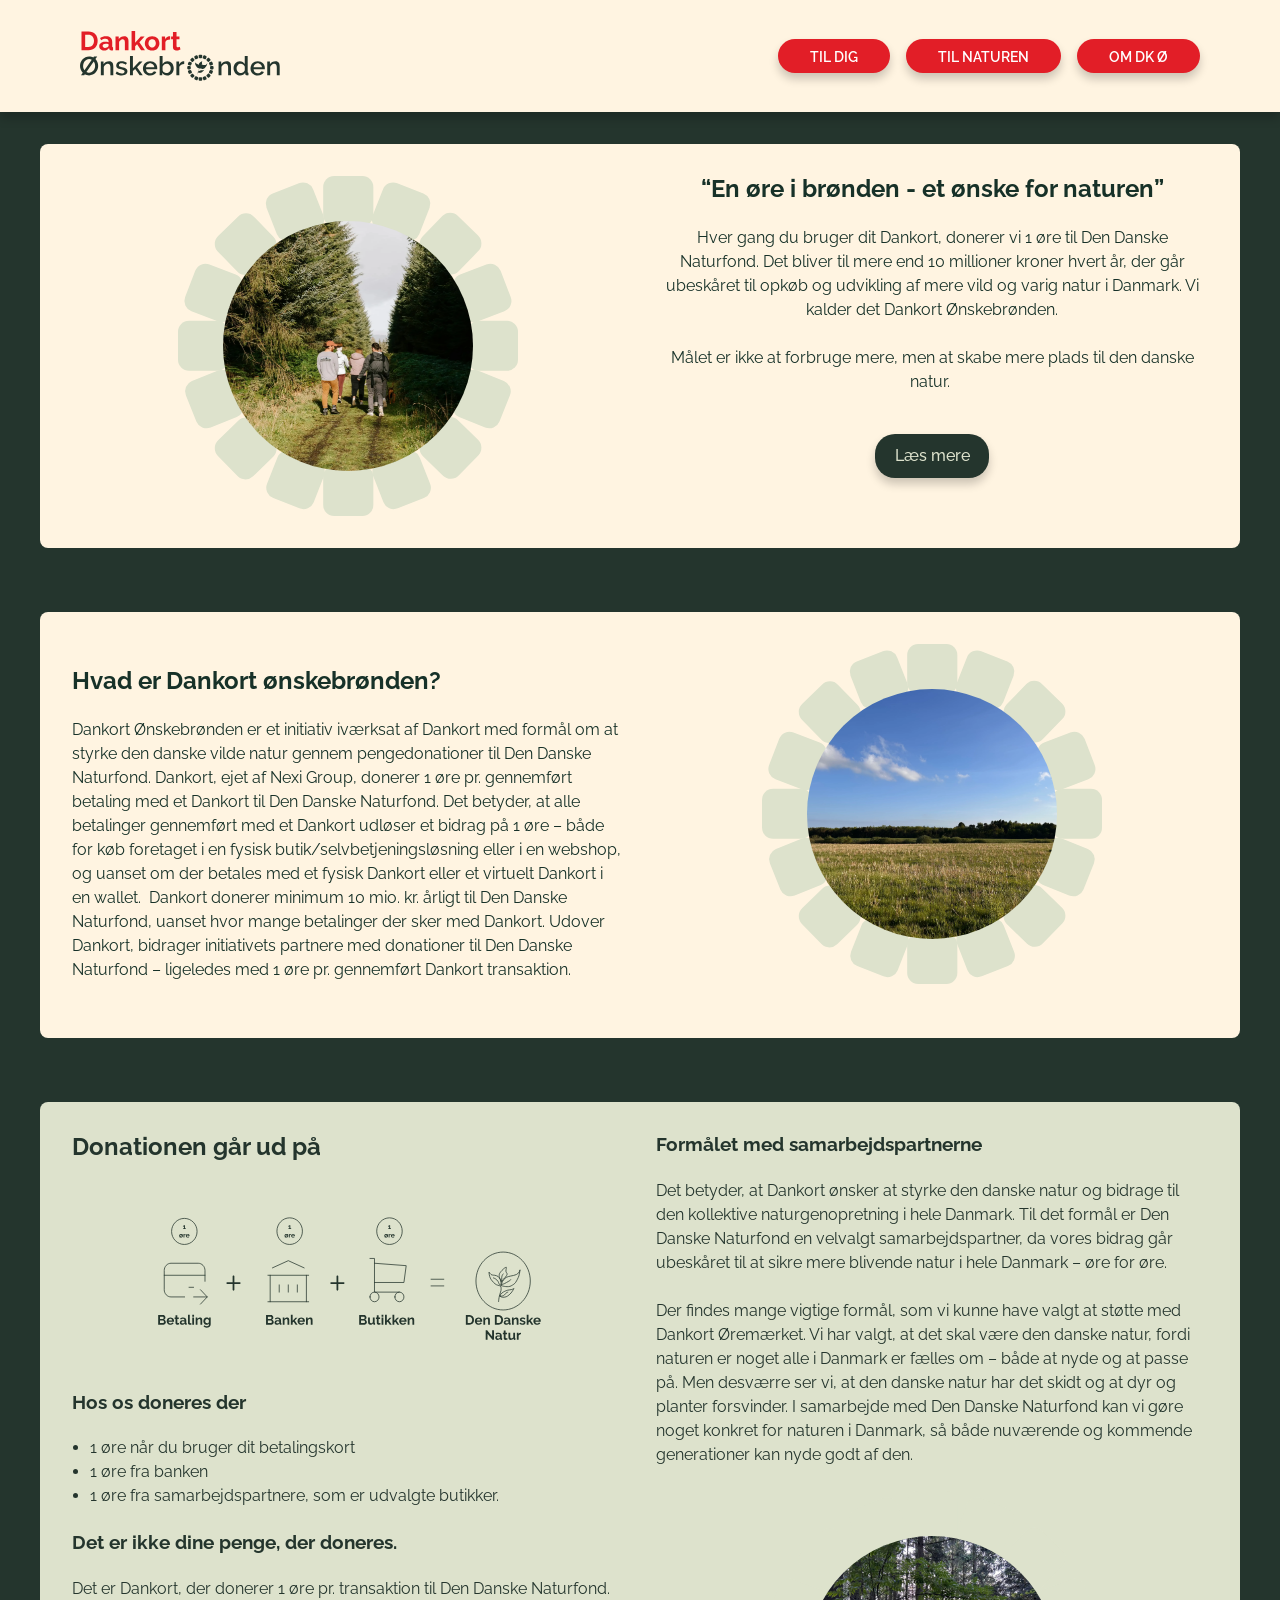
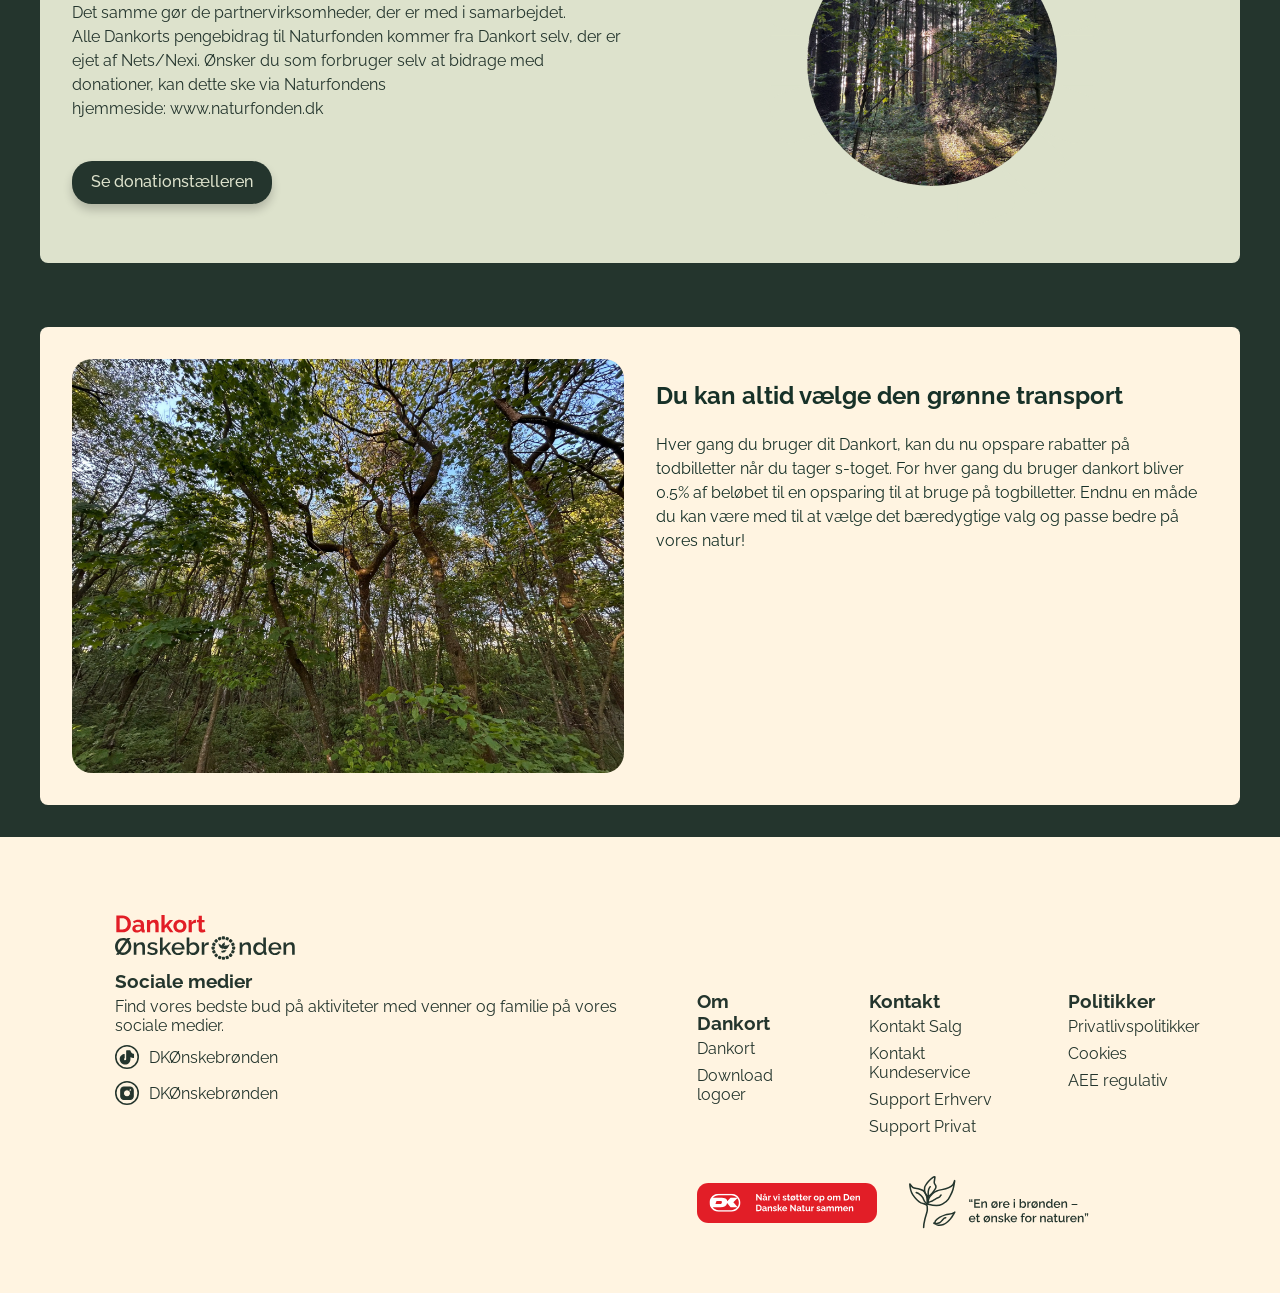
<file: om-dk.html>
<!DOCTYPE html>
<html lang="da">

<head>
    <meta name="robots" content="noindex">
    <meta charset="UTF-8">
    <meta name="viewport" content="width=device-width, initial-scale=1.0">
    <title>Dankort Ønskebrønden</title>

    <link rel="stylesheet" href="css/global.css">
    <link rel="stylesheet" href="css/index.css">
    <link rel="stylesheet" href="css/omdk.css">
    <link rel="stylesheet" href="css/style.css">




    <link rel="preconnect" href="https://fonts.googleapis.com">
    <link rel="preconnect" href="https://fonts.gstatic.com" crossorigin>
    <link href="https://fonts.googleapis.com/css2?family=Raleway:ital,wght@0,100..900;1,100..900&display=swap"
        rel="stylesheet">
    <link rel="apple-touch-icon" sizes="180x180" href="img/favikonapple-touch-icon.png">
    <link rel="icon" type="image/png" sizes="32x32" href="img/favikon/favicon-32x32.png">
    <link rel="icon" type="image/png" sizes="16x16" href="img/favikon/favicon-16x16.png">
    <!-- /* <link rel="manifest" href="/site.webmanifest">*/ -->
</head>

<body>
    <header class="site-header">
        <a href="index.html" class="logo">
            <img src="img/logo.svg" alt="Dankort Øremærket">
        </a>

        <nav class="main-nav">

            <a href="til-dig.html">TIL DIG</a>
            <a href="til-naturen.html">TIL NATUREN</a>
            <a href="om-dk.html">OM DK Ø</a>
        </nav>

        <button class="burger">
            <span class="line"></span>
            <span class="line"></span>
            <span class="line"></span>
        </button>
    </header>

    <main>
        <section class="first-section-omdk" id="first-section-omdk">

            <div class="container">

                <div class="card-style">
                    <div class="omdk-image-wrapper">

                        <img class="omdk-frame" src="img/brond_ramme.svg" alt="brondramme">

                        <div class="omdk-image">
                            <img src="img/hero-1.webp" alt="Mennesker i naturen">
                        </div>

                    </div>

                    <div class="omdk-text">
                        <h2>“En øre i brønden -
                            et ønske for naturen”</h2>
                        <p>Hver gang du bruger dit Dankort, donerer vi 1 øre til Den Danske Naturfond. Det bliver til
                            mere end 10 millioner kroner
                            hvert år, der går ubeskåret til opkøb og udvikling af mere vild og varig natur i Danmark. Vi
                            kalder det Dankort
                            Ønskebrønden.</p>
                        <p>
                            Målet er ikke at forbruge mere, men at skabe mere plads til den danske natur. 
                        </p>
                        <a href="til-naturen.html" class="omdk-btn">Læs mere</a>
                    </div>
                </div>
            </div>
        </section>

        <section class="hvad-er-dankort-onskebronden" id="hvad-er-dankort-onskebronden">

            <div class="container">
                <div class="card-style">
                    <div class="hvad-er-dankort-onskebronden-text">
                        <h2>Hvad er Dankort ønskebrønden?</h2>
                        <p>Dankort Ønskebrønden er et initiativ iværksat af Dankort med formål om at styrke den danske
                            vilde
                            natur gennem
                            pengedonationer til Den Danske Naturfond. Dankort, ejet af Nexi Group, donerer 1 øre pr.
                            gennemført
                            betaling med et
                            Dankort til Den Danske Naturfond. Det betyder, at alle betalinger gennemført med et Dankort
                            udløser
                            et bidrag på 1 øre –
                            både for køb foretaget i en fysisk butik/selvbetjeningsløsning eller i en webshop, og uanset
                            om
                            der
                            betales med et
                            fysisk Dankort eller et virtuelt Dankort i en wallet. 
                            Dankort donerer minimum 10 mio. kr. årligt til Den Danske Naturfond, uanset hvor mange
                            betalinger
                            der sker med
                            Dankort. Udover Dankort, bidrager initiativets partnere med donationer til Den Danske
                            Naturfond
                            –
                            ligeledes med 1 øre
                            pr. gennemført Dankort transaktion. 
                             </p>
                    </div>
                    <div class="omdk-image-wrapper">

                        <img class="omdk-frame" src="img/brond_ramme.svg" alt="brondramme">

                        <div class="omdk-image">
                            <img src="img/webpfotos/mark2.webp" alt="mark2">
                        </div>

                    </div>
                </div>
            </div>
        </section>

        <section class="donationen-gar-ud-pa" id="donationen-gar-ud-pa">
            <div class="container">
                <div class="card-style-gronbaggrund">
                    <div>
                        <h2>Donationen går ud på</h2>
                        <div class="kredslob">
                            <img src="img/kredslobgron.svg" alt="kredslobgron">
                        </div>
                        <h3>Hos os doneres der</h3>
                        <ul>
                            <li>1 øre når du bruger dit betalingskort</li>
                            <li>1 øre fra banken </li>
                            <li>1 øre fra samarbejdspartnere, som er udvalgte butikker.</li>
                        </ul>
                        <br>
                        <h3>Det er ikke dine penge, der doneres.</h3>
                        <p>Det er Dankort, der donerer 1 øre pr. transaktion
                            til
                            Den
                            Danske
                            Naturfond. Det
                            samme gør de partnervirksomheder, der er med i samarbejdet.
                            <br>
                            Alle Dankorts pengebidrag til Naturfonden kommer fra Dankort selv, der er ejet af
                            Nets/Nexi.
                            Ønsker
                            du
                            som forbruger
                            selv at bidrage med donationer, kan dette ske via Naturfondens
                            hjemmeside: www.naturfonden.dk
                        </p>
                        <a href="til-naturen.html#donationstaller" class="omdk-btn">Se donationstælleren</a>
                    </div>
                    <div>
                        <h3>Formålet med samarbejdspartnerne</h3>
                        <p>
                            Det betyder, at Dankort ønsker at styrke den danske natur og bidrage til den
                            kollektive
                            naturgenopretning i hele Danmark.
                            Til det formål er Den Danske Naturfond en velvalgt samarbejdspartner, da vores
                            bidrag
                            går
                            ubeskåret til at sikre mere blivende natur i hele Danmark – øre for øre.  
                            <br>
                            <br>
                            Der findes mange vigtige formål, som vi kunne have valgt at støtte med Dankort
                            Øremærket. Vi
                            har
                            valgt,
                            at det skal være den danske natur, fordi naturen er noget alle i Danmark er fælles
                            om –
                            både
                            at
                            nyde
                            og
                            at passe på. Men
                            desværre ser vi, at den danske natur har det skidt og at dyr og planter forsvinder.

                            I samarbejde med Den Danske Naturfond kan vi gøre noget konkret for naturen i
                            Danmark,
                            så
                            både
                            nuværende
                            og kommende generationer kan nyde godt af den. 
                        </p>

                        <div class="omdk-image-wrapper">

                            <img class="omdk-frame" src="img/brond_ramme.svg" alt="brondramme">

                            <div class="omdk-image">
                                <img src="img/webpfotos/solmellemtrae1.webp" alt="solmellemtraer">
                            </div>
                        </div>
                    </div>
                </div>
            </div>

        </section>

        <section class="grontransport" id="grontransport">

            <div class="container">

                <div class="card-style">

                    <div>
                        <div class="omdk-image-skov">
                            <img src="img/webpfotos/skov2.webp" alt="skov2">
                        </div>
                    </div>
                    <div>
                        <h2>Du kan altid vælge den grønne transport</h2>
                        <p>Hver gang du bruger dit Dankort, kan du nu opspare rabatter på todbilletter når du tager
                            s-toget.
                            For
                            hver gang
                            du
                            bruger dankort bliver 0.5% af beløbet til en opsparing til at bruge på togbilletter.
                            Endnu en måde du kan være med til at vælge det bæredygtige valg og passe bedre på vores
                            natur! 
                        </p>
                    </div>
                </div>
            </div>
        </section>

    </main>

    <footer>
        <section class="footerindhold">

            <section class="footervenstre">
                <img class="footer-logo" src="img/logo.svg" alt="logo">

                <h3>Sociale medier</h3>
                <p>Find vores bedste bud på aktiviteter med venner og familie på vores sociale medier.</p>

                <div class="socials">
                    <a href="https://www.instagram.com/dankort.danmark/">
                        <img src="img/tiktokikon.svg" alt="tiktok">
                        DKØnskebrønden
                    </a>

                    <a href="https://www.instagram.com/dankort.danmark/">
                        <img src="img/instagramikon.svg" alt="instagram">
                        DKØnskebrønden
                    </a>
                </div>
            </section>

            <section class="footerhoejre">
                <div class="kontakt-osv">

                    <div>
                        <h3>Om Dankort</h3>
                        <ul>
                            <li><a href="https://dankort.dk/dankort">Dankort</a></li>
                            <li><a href="https://dankort.dk/logo-og-billeder">Download logoer</a></li>
                        </ul>
                    </div>

                    <div>
                        <h3>Kontakt</h3>
                        <ul>
                            <li><a href="https://dankort.dk/kontakt-salg">Kontakt Salg</a></li>
                            <li><a href="https://dankort.dk/kontakt-erhverv">Kontakt Kundeservice</a></li>
                            <li><a href="https://dankort.dk/support-erhverv">Support Erhverv</a></li>
                            <li><a href="https://dankort.dk/support-privat">Support Privat</a></li>
                        </ul>
                    </div>

                    <div>
                        <h3>Politikker</h3>
                        <ul>
                            <li><a
                                    href="https://www.nets.eu/GDPR/Pages/Privacy-notice-for-nets.aspx">Privatlivspolitikker</a>
                            </li>
                            <li><a href="https://www.nets.eu/dk-da/Pages/cookie-policy.aspx">Cookies</a></li>
                            <li><a href="https://support.nets.eu/da-DK/article/general-nexi-group-statement">AEE
                                    regulativ</a></li>
                        </ul>
                    </div>

                </div>

                <div class="footer-billeder">
                    <img src="img/dankortmaerke.svg" alt="dankortmærke">
                    <img src="img/onskebrondslogan.svg" alt="ønskebrøndslogan">
                </div>
            </section>
        </section>
    </footer>
    <script src="js/main.js"></script>
    <script src="js/map.js"></script>
</body>

</html>
</file>
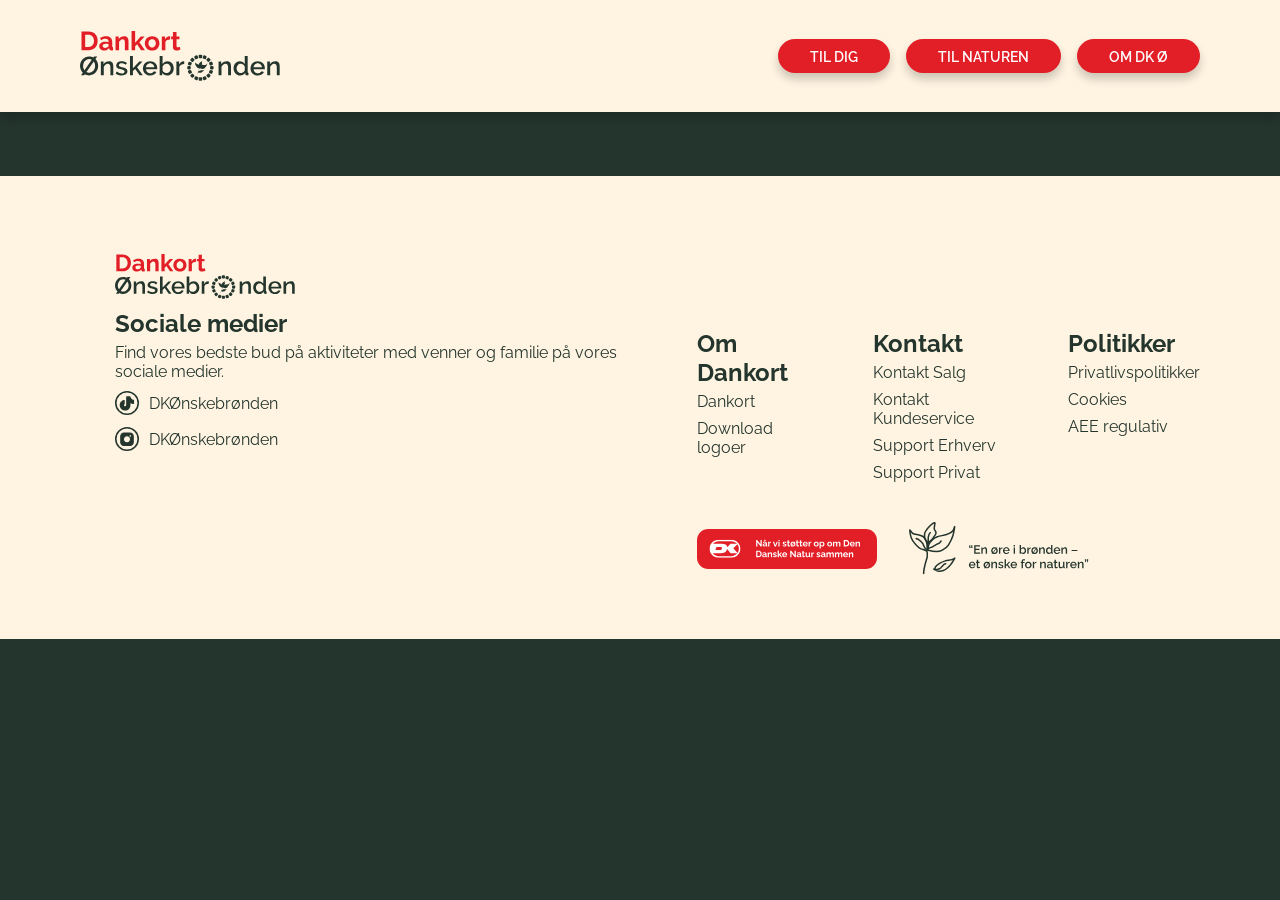
<file: singleview.html>
<!DOCTYPE html>
<html lang="da">

<head>
    <meta charset="UTF-8">
    <meta name="viewport" content="width=device-width, initial-scale=1.0">
    <title>Dankort Ønskebrønden</title>

    <link rel="stylesheet" href="css/global.css">
    <link rel="stylesheet" href="css/index.css">
    <link rel="stylesheet" href="css/singleview.css">
    <link rel="stylesheet" href="css/style.css">

    <!-- <script src="js/main.js" defer></script> -->
    <!-- <script src="js/map.js" defer></script> -->
    <script src="js/fetch.js" async></script>

    <link rel="preconnect" href="https://fonts.googleapis.com">
    <link rel="preconnect" href="https://fonts.gstatic.com" crossorigin>
    <link href="https://fonts.googleapis.com/css2?family=Raleway:ital,wght@0,100..900;1,100..900&display=swap"
        rel="stylesheet">
    <link rel="apple-touch-icon" sizes="180x180" href="img/favikonapple-touch-icon.png">
    <link rel="icon" type="image/png" sizes="32x32" href="img/favikon/favicon-32x32.png">
    <link rel="icon" type="image/png" sizes="16x16" href="img/favikon/favicon-16x16.png">
    <!-- /* <link rel="manifest" href="/site.webmanifest">*/ -->
</head>

<body>
    <header class="site-header">
        <a href="index.html" class="logo">
            <img src="img/logo.svg" alt="Dankort Øremærket">
        </a>

        <nav class="main-nav">

            <a href="til-dig.html">TIL DIG</a>
            <a href="til-naturen.html">TIL NATUREN</a>
            <a href="index.html">OM DK Ø</a>
        </nav>

        <button class="burger">
            <span class="line"></span>
            <span class="line"></span>
            <span class="line"></span>
        </button>
    </header>

    <main>
        <div id="container" class="singleview-container">
            <!-- 
            <div class="activity_card">
                <div class="left_column">
                    <img src="img/gjellerupenge.webp" alt="Gjellerup Enge" class="image" />
                    <div class="title_row">
                        <span class="dot"></span>
                        <h2>Gjellerup enge</h2>
                    </div>

                    <h1>Picnic i blomstrene enge</h1>

                    <h2>
                        Oplev Gjellerup Enge! <br><br>
                    </h2>
                    <p>
                        Nyd naturen fra cykelsaddel eller til fods ad tre kilometer nye vandrestier. Oplev sanglærke og
                        vibe
                        flyve over nye
                        fugtige enge, hvor vilde planter spreder farver og giver nektar til summende bier og
                        sommerfugle.<br><br>

                        Hernings borgere og alle andre kan glæde sig over 144 hektar sammenhængende natur med græssende
                        dyr,
                        enge med kær, overdrev, skov og krat. <br><br>

                        Oplev naturen
                        Oplev fugle som sanglærke og vibe på nye fugtige enge, hvor smukke dyr som kvæg og heste græsser
                        for
                        at pleje naturen. <br><br>

                        Undervejs kan du også glæde dig over vilde blomster, som spreder farver og nektar til summende
                        bier
                        og sommerfugle.
                    </p>
                    <div class="btn-rod">
                        <a href="til-naturen.html" class="link-btn-rod">Læs mere</a>
                    </div>
                </div>

                <div class="right_column">
                    <div class="text_block">
                        <img src="img/blomst.svg" alt="flower" class="flower_icon" />
                        <h3>Let tilgængelig naturrig picnic</h3>
                        <p> Let tilgængelig naturrig picnic lige ved byen. <br><br>
                            Området er naturigt og ligger central omrkring by med sti gennem området.
                            Faktisk fører den dig næsten helt ind i hjertet af Herning by med sammenhængende
                            stiforbindelser, det gør det let af
                            komme til og fra.</p> <br>

                        <h4>Cykelturen</h4>
                        Nyd en smuk cykeltur i natur til og fra arbejdet, med hele familien eller bare for lidt
                        friluftliv ud ad nye stier.

                        <h4>Natur</h4>
                        <p>Engene har mest været levested for få almindelige arter som planterne lysesiv og
                            mosebunke.
                            <br><br>

                            Der er et rigt fugleliv med 65 arter som knopsvane, gråstrubet lappedykker og
                            sumpmejse.<br><br>

                            Området rummer eng og mose, hvor almindelige planter som kællingetand, mjødurt,
                            dunhammer,
                            sødgræs, lysesiv, mosebunke,
                            kær-tidsel, ranunkler m.fl. lever. <br><br>

                            Hammerum Bæk løber slynget igennem områdets sydlige del. I bækken er set ørred,
                            bæklampret,
                            grundling og hundestejler.
                        </p>
                    </div>
                </div>
            </div> -->
        </div>
    </main>

    <footer>
        <section class="footerindhold">

            <section class="footervenstre">
                <img class="footer-logo" src="img/logo.svg" alt="logo">

                <h3>Sociale medier</h3>
                <p>Find vores bedste bud på aktiviteter med venner og familie på vores sociale medier.</p>

                <div class="socials">
                    <a href="https://www.instagram.com/dankort.danmark/">
                        <img src="img/tiktokikon.svg" alt="tiktok">
                        DKØnskebrønden
                    </a>

                    <a href="https://www.instagram.com/dankort.danmark/">
                        <img src="img/instagramikon.svg" alt="instagram">
                        DKØnskebrønden
                    </a>
                </div>
            </section>

            <section class="footerhoejre">
                <div class="kontakt-osv">

                    <div>
                        <h3>Om Dankort</h3>
                        <ul>
                            <li><a href="https://dankort.dk/dankort">Dankort</a></li>
                            <li><a href="https://dankort.dk/logo-og-billeder">Download logoer</a></li>
                        </ul>
                    </div>

                    <div>
                        <h3>Kontakt</h3>
                        <ul>
                            <li><a href="https://dankort.dk/kontakt-salg">Kontakt Salg</a></li>
                            <li><a href="https://dankort.dk/kontakt-erhverv">Kontakt Kundeservice</a></li>
                            <li><a href="https://dankort.dk/support-erhverv">Support Erhverv</a></li>
                            <li><a href="https://dankort.dk/support-privat">Support Privat</a></li>
                        </ul>
                    </div>

                    <div>
                        <h3>Politikker</h3>
                        <ul>
                            <li><a
                                    href="https://www.nets.eu/GDPR/Pages/Privacy-notice-for-nets.aspx">Privatlivspolitikker</a>
                            </li>
                            <li><a href="https://www.nets.eu/dk-da/Pages/cookie-policy.aspx">Cookies</a></li>
                            <li><a href="https://support.nets.eu/da-DK/article/general-nexi-group-statement">AEE
                                    regulativ</a></li>
                        </ul>
                    </div>

                </div>

                <div class="footer-billeder">
                    <img src="img/dankortmaerke.svg" alt="dankortmærke">
                    <img src="img/onskebrondslogan.svg" alt="ønskebrøndslogan">
                </div>
            </section>

        </section>
    </footer>
</body>

</html>
</file>
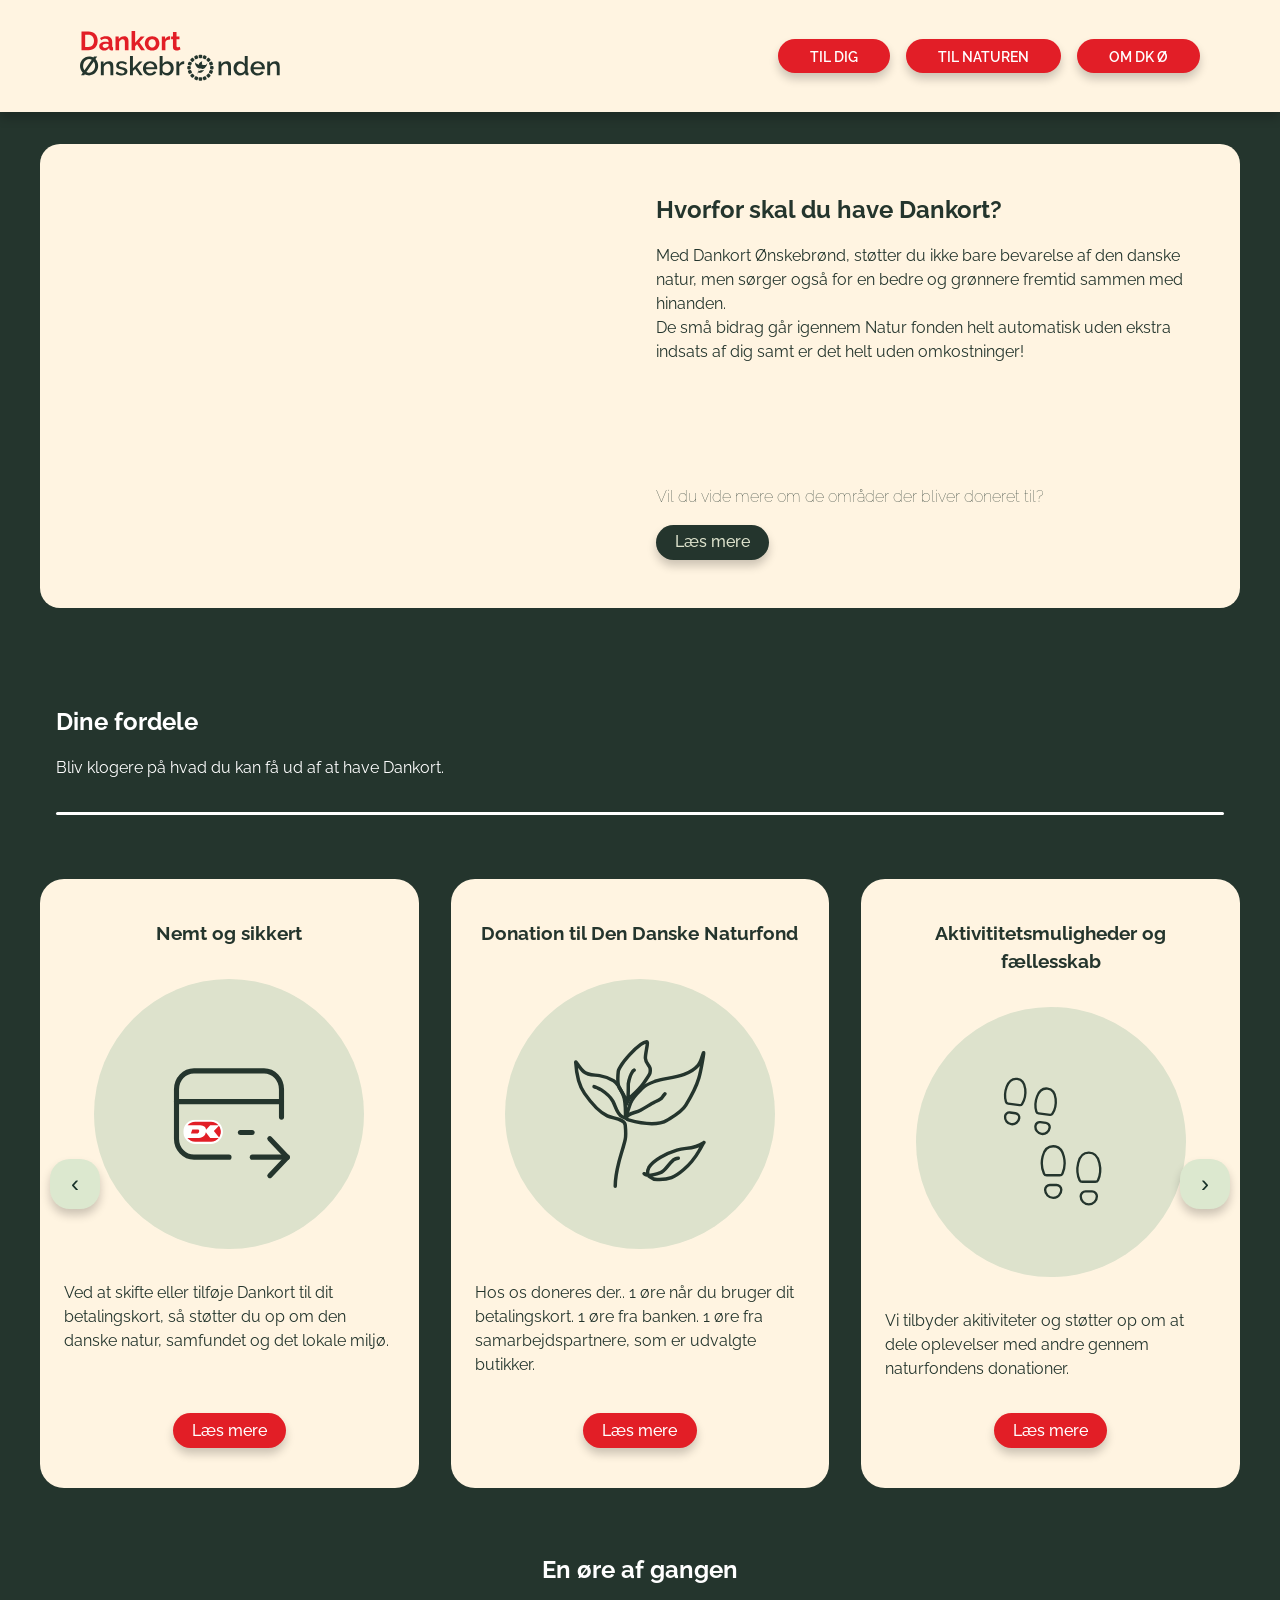
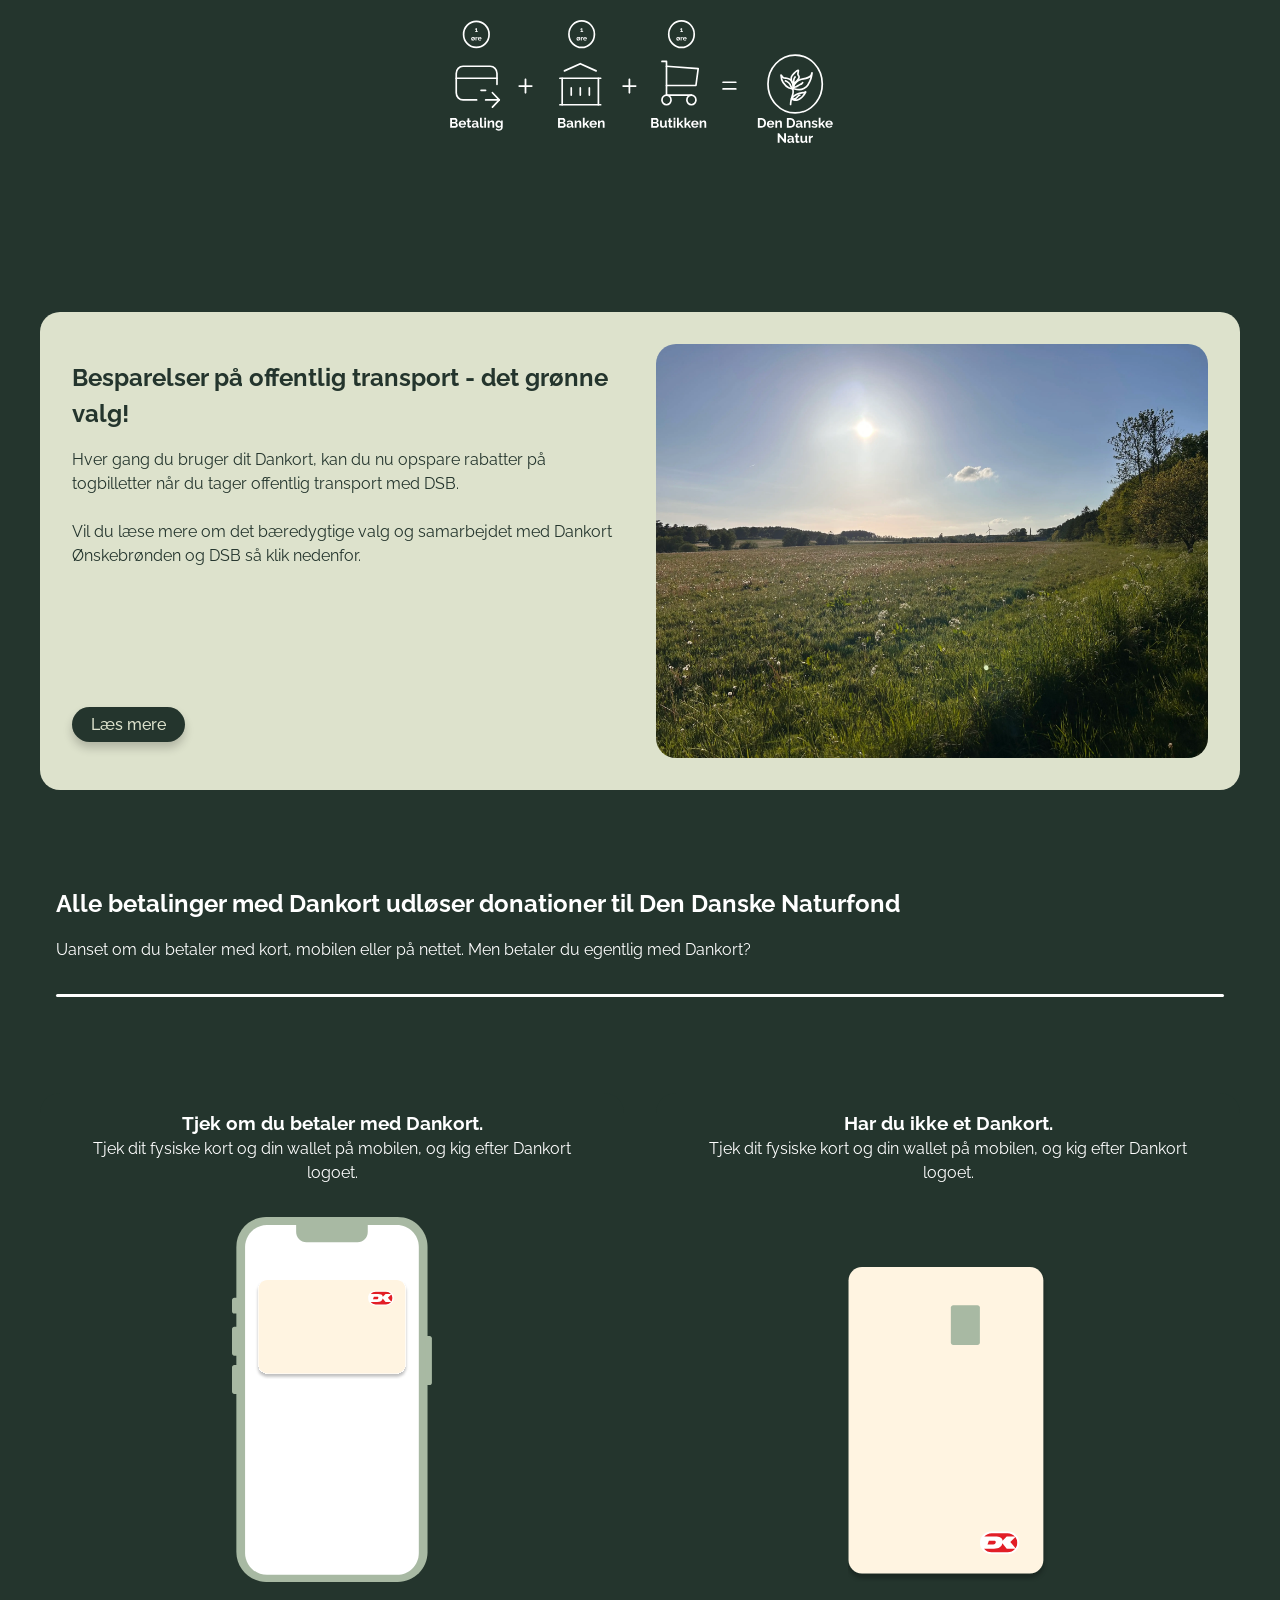
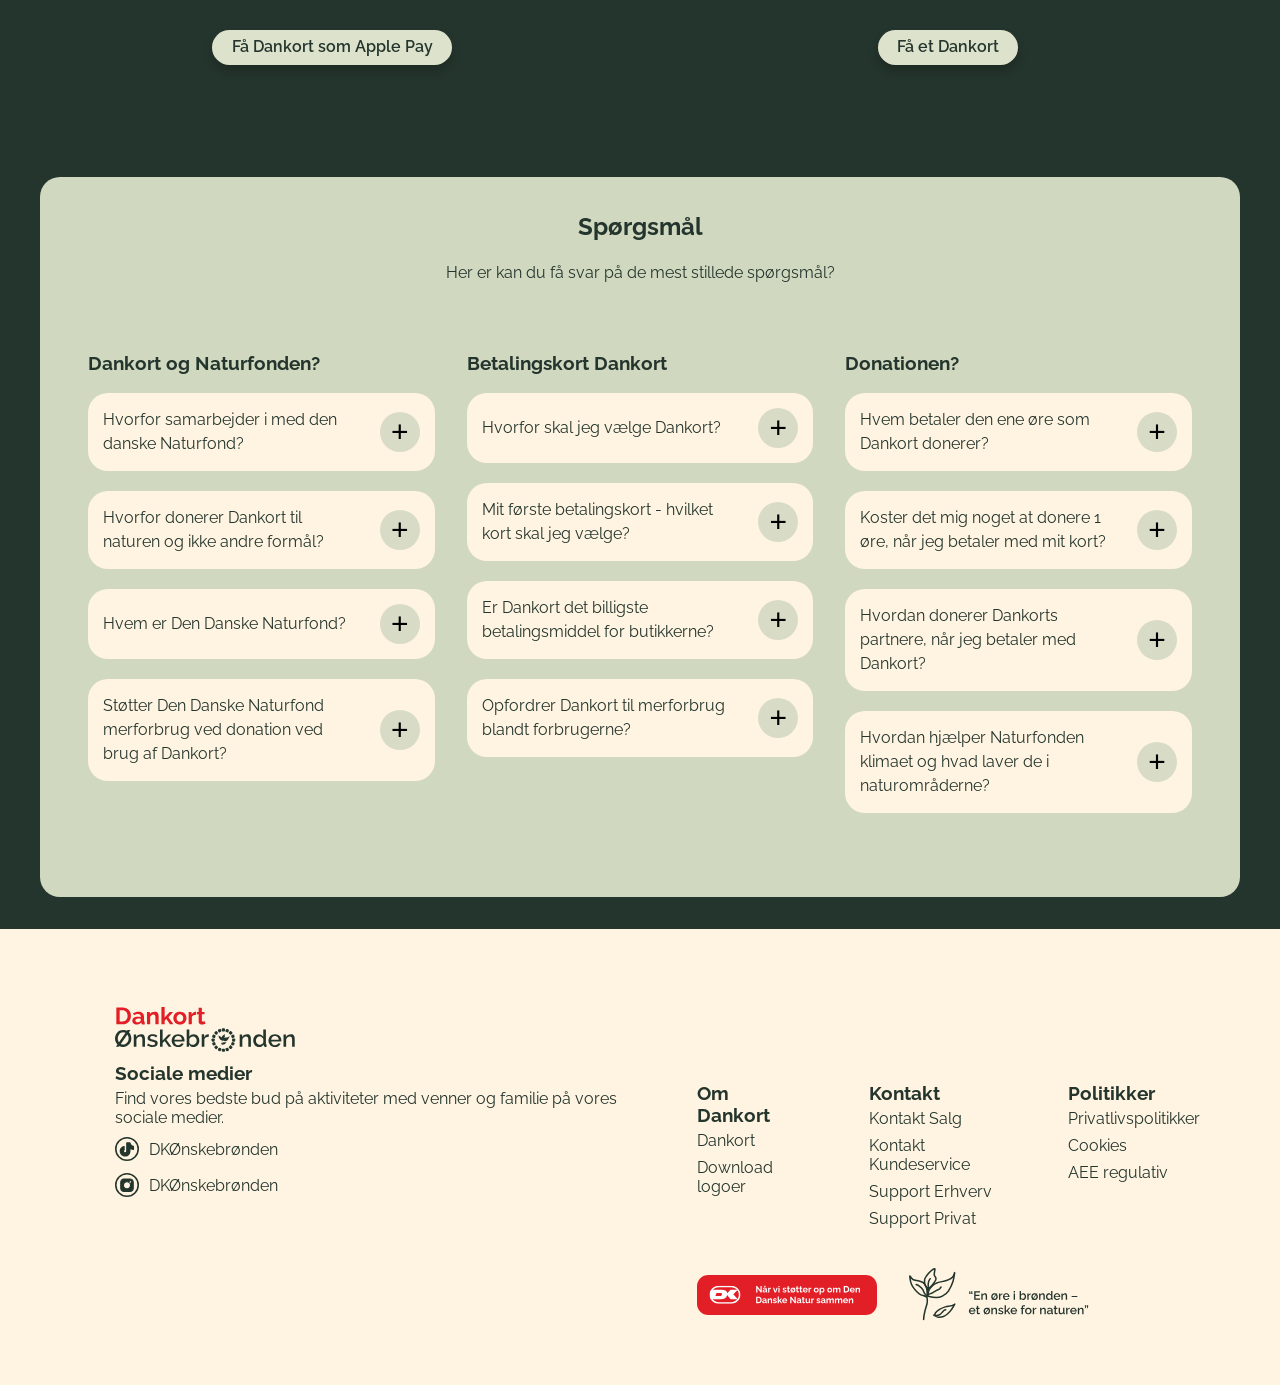
<file: til-dig.html>
<!DOCTYPE html>
<html lang="da">

<head>
    <meta name="robots" content="noindex">
    <meta charset="UTF-8">
    <meta name="viewport" content="width=device-width, initial-scale=1.0">
    <title>Dankort Ønskebrønden</title>

    <link rel="stylesheet" href="css/global.css">
    <link rel="stylesheet" href="css/index.css">
    <link rel="stylesheet" href="css/til-dig.css">
    <link rel="stylesheet" href="css/style.css">

    <link rel="preconnect" href="https://fonts.googleapis.com">
    <link rel="preconnect" href="https://fonts.gstatic.com" crossorigin>
    <link href="https://fonts.googleapis.com/css2?family=Raleway:ital,wght@0,100..900;1,100..900&display=swap"
        rel="stylesheet">
    <link rel="apple-touch-icon" sizes="180x180" href="img/favikonapple-touch-icon.png">
    <link rel="icon" type="image/png" sizes="32x32" href="img/favikon/favicon-32x32.png">
    <link rel="icon" type="image/png" sizes="16x16" href="img/favikon/favicon-16x16.png">
    <!-- /* <link rel="manifest" href="/site.webmanifest">*/ -->
</head>

<body>
    <header class="site-header">
        <a href="index.html" class="logo">
            <img src="img/logo.svg" alt="Dankort Øremærket">
        </a>

        <nav class="main-nav">

            <a href="til-dig.html">TIL DIG</a>
            <a href="til-naturen.html">TIL NATUREN</a>
            <a href="om-dk.html">OM DK Ø</a>
        </nav>

        <button class="burger">
            <span class="line"></span>
            <span class="line"></span>
            <span class="line"></span>
        </button>
    </header>


    <main>
        <section class="video-info">

            <div class="container">

                <div class="video-card">
                    <div class="omOs-video">
                        <iframe class="video" src="https://www.youtube.com/embed/ipD6Nk2bnKA"
                            title="Dankort Ønskebrønden video" frameborder="0"
                            allow="accelerometer; autoplay; clipboard-write; encrypted-media; gyroscope; picture-in-picture; web-share"
                            allowfullscreen>
                        </iframe>
                    </div>


                    <div class="video-info-text">
                        <div>
                            <h2>Hvorfor skal du have Dankort?</h2>

                            <p>Med Dankort Ønskebrønd, støtter du ikke bare bevarelse af den danske natur, men sørger
                                også
                                for
                                en
                                bedre
                                og grønnere
                                fremtid sammen med hinanden.
                                <br>
                                De små bidrag går igennem Natur fonden helt automatisk uden ekstra indsats af dig samt
                                er
                                det
                                helt
                                uden
                                omkostninger!
                            </p>
                        </div>
                        <div>
                            <p class="sporgsmaal-tekst">Vil du vide mere om de områder der bliver doneret til?</p>

                            <a href="til-naturen.html#kort" class="link-btn">Læs mere</a>
                        </div>
                    </div>
                </div>
            </div>
        </section>

        <section class="dine-fordele" id="dine-fordele">

            <div class="container">

                <div class="dine-fordele-info">
                    <h2>Dine fordele</h2>
                    <p>Bliv klogere på hvad du kan få ud af at have Dankort.</p>
                </div>
                <div class="fordele-slider">
                    <button class="slider-arrow slider-arrow-left">‹</button>

                    <div class="fordele-grid">

                        <article class="fordele-card">
                            <h3>Nemt og sikkert</h3>


                            <div class="fordele-card-img">
                                <img src="img/kortisymbol.svg" alt="kortisymbol">
                            </div>

                            <p>Ved at skifte eller tilføje Dankort til dit betalingskort, så støtter du op om den
                                danske
                                natur,
                                samfundet og det lokale
                                miljø. </p>
                            <a href="https://dankort.dk/dankort" class="link-btn-rod">Læs mere</a>
                        </article>

                        <article class="fordele-card">
                            <h3>Donation til Den Danske Naturfond</h3>

                            <div class="fordele-card-img">
                                <img src="img/plantelogo.svg" alt="plantelogo">
                            </div>
                            <p>Hos os doneres der..
                                1 øre når du bruger dit betalingskort.
                                1 øre fra banken.
                                1 øre fra samarbejdspartnere, som er udvalgte butikker. </p>

                            <a href="om-dk.html#donationen-gar-ud-pa" class="link-btn-rod">Læs mere</a>
                        </article>

                        <article class="fordele-card">
                            <h3>Aktivititetsmuligheder og fællesskab</h3>
                            <div class="fordele-card-img">
                                <img src="img/fodsteps.svg" alt="fodsteps">
                            </div>
                            <p>Vi tilbyder akitiviteter og støtter op om at dele oplevelser med andre gennem
                                naturfondens
                                donationer. </p>
                            <a href="til-naturen.html" class="link-btn-rod">Læs mere</a>
                        </article>
                        <article class="fordele-card">
                            <h3>Besparelser på offentlig transport
                            </h3>
                            <div class="fordele-card-img">
                                <img src="img/tog.svg" alt="tog">
                            </div>
                            <p>Du kan igennem Dankort Ønskebrønd opspare rabatter på togbilletter, når du tager
                                S-toget ud for at se på den danske natur.</p>
                            <a href="om-dk.html#grontransport" class="link-btn-rod">Læs mere</a>
                        </article>
                    </div>
                    <button class="slider-arrow slider-arrow-right">›</button>


                </div>
            </div>
        </section>

        <section class="en-ore-koncept">
            <div class="container">
                <div class="card-ore">
                    <h2>En øre af gangen</h2>
                    <img src="img/kredslobhvid.svg" alt="kredslob">
                </div>
            </div>
        </section>

        <section class="transport-beskrivelse">

            <div class="container">

                <div class="card-transport">
                    <div class="transport-text">
                        <div>
                            <h2>Besparelser på offentlig transport - det grønne valg!</h2>
                            <p>Hver gang du bruger dit Dankort, kan du nu opspare rabatter på togbilletter når du tager
                                offentlig transport med DSB.
                                <br>
                                <br>
                                Vil du læse mere om det bæredygtige valg og samarbejdet med Dankort Ønskebrønden og DSB
                                så klik nedenfor.
                            </p>
                        </div>
                        <div>
                            <a href="om-dk.html#grontransport" class="link-btn">Læs mere</a>
                        </div>
                    </div>

                    <div class="transport-img">
                        <img src="img/webpfotos/markmodsol.webp" alt="markmodsol">
                    </div>
                </div>
            </div>

        </section>

        <section class="dankort-betalingskort" id="dankort-betalingskort">
            <div class="container">

                <div class="dankort-info">
                    <h2>Alle betalinger med Dankort udløser donationer til Den Danske Naturfond</h2>
                    <p>Uanset om du betaler med kort, mobilen eller på nettet. Men betaler du egentlig med Dankort?</p>
                </div>

                <div class="dankort-cards">
                    <div class="dankort-card">
                        <div class="dankort-text">
                            <h3>Tjek om du betaler med Dankort.</h3>
                            <p>Tjek dit fysiske kort og din wallet på mobilen, og kig efter Dankort logoet.</p>
                        </div>
                        <img src="img/kortmobil.svg" alt="kortmobil">


                        <div class="card-actions">
                            <a href="https://dankort.dk/dankort-i-apple-pay" class="dankort-link-btn">Få Dankort som
                                Apple
                                Pay</a>
                        </div>
                    </div>

                    <div class="dankort-card">
                        <div class="dankort-text">
                            <h3>Har du ikke et Dankort.</h3>
                            <p>Tjek dit fysiske kort og din wallet på mobilen, og kig efter Dankort logoet.</p>
                        </div>

                        <img src="img/kortDK.svg" alt="kortdk">

                        <div class="card-actions">
                            <button id="myBtn" class="modal-link-btn">Få et Dankort</button>
                        </div>
                        <div id="myModal" class="modal-dankort">

                            <div class="modal-content">
                                <span class="close">&times;</span>

                                <h3>Sådan gør du </h3>
                                <ol class="modal-list">
                                    <li>Gå på din netbank: Log ind på din banks hjemmeside eller app.</li>

                                    <li>Find kortbestilling: Vælg "Nyt kort" eller "Bestil kort".</li>

                                    <li>Vælg Visa/Dankort: Ansøg om et Visa/Dankort.</li>

                                    <li>Levering: Banken godkender bestillingen og du modtager kortet med posten inden
                                        for
                                        ca. 10 hverdage.</li>
                                </ol>
                                <p> Mange banker tilbyder i dag Visa/Dankort betalingskortet gratis.
                                    Det afhænger dog af dine kundeforhold - om du opfylder deres betingelser.
                                    <br>
                                    Har du spørgsmål til lige netop dette, så kan du altid kontakte din personlige
                                    rådgiver
                                    i
                                    banken.
                                </p>
                            </div>
                        </div>
                    </div>
                </div>
            </div>

        </section>

        <section class="faq">
            <div class="container">
                <div class="faq-card">

                    <div class="faq-text">
                        <h2>Spørgsmål</h2>
                        <p>Her er kan du få svar på de mest stillede spørgsmål?</p>
                    </div>



                    <div class="questionsections">

                        <div class="section">
                            <h3>Dankort og Naturfonden?</h3>
                            <div class="accordion">
                                <p class="question">Hvorfor samarbejder i med den danske Naturfond?</p>

                                <button class="plus-btn">+</button>
                            </div>
                            <div class="panel">
                                <p>Dankort ønsker at styrke den danske natur og bidrage til den kollektive
                                    naturgenopretning
                                    i
                                    hele Danmark. Til det formål
                                    er Den Danske Naturfond en velvalgt samarbejdspartner, da vores bidrag går ubeskåret
                                    til
                                    at
                                    sikre mere blivende natur i
                                    hele Danmark - øre for øre.</p>
                            </div>

                            <div class="accordion">
                                <p class="question">Hvorfor donerer Dankort til naturen og ikke andre formål?</p>

                                <button class="plus-btn">+</button>
                            </div>
                            <div class="panel">
                                <p>Der findes mange vigtige formål, som vi kunne have valgt at støtte med Dankort
                                    Øremærket.
                                    Vi
                                    har valgt, at det skal være
                                    den danske natur, fordi naturen er noget alle i Danmark er fælles om – både at nyde
                                    og
                                    at
                                    passe på. Men desværre ser vi,
                                    at den danske natur har det skidt og at dyr og planter forsvinder. I samarbejde med
                                    Den
                                    Danske Naturfond kan vi gøre
                                    noget konkret for naturen i Danmark, så både nuværende og kommende generationer kan
                                    nyde
                                    godt af den.</p>
                            </div>

                            <div class="accordion">
                                <p class="question">Hvem er Den Danske Naturfond?</p>

                                <button class="plus-btn">+</button>
                            </div>
                            <div class="panel">
                                <p>Naturfonden køber, beskytter og genopretter natur i hele Danmark for at sikre unikke
                                    naturoplevelser og evigtvarende
                                    naturbeskyttelse.
                                    <br>
                                    Den Danske Naturfond er en privat fond, som har flere end 23 naturområder, hvor alle
                                    kan
                                    nyde naturen året rundt.
                                    Naturfonden arbejder for at give alle bedre mulighed for at komme tæt på de dyr og
                                    planter,
                                    der gør dansk natur til
                                    noget særligt.
                                    <br>
                                    Naturfonden er stiftet i 2015. De er uafhængige og arbejder ikke for særlige
                                    interesser.
                                </p>
                            </div>

                            <div class="accordion">
                                <p class="question">Støtter Den Danske Naturfond merforbrug ved donation ved brug af
                                    Dankort?
                                </p>

                                <button class="plus-btn">+</button>
                            </div>
                            <div class="panel">
                                <p>Nej, de ønsker ikke at opfordre til merforbrug. Deres andel i samarbejdet med Dankort
                                    er,
                                    at
                                    de modtager en øre, når du
                                    alligevel betaler med dit Dankort. Hele det bidrag omsætter de til mere vild natur i
                                    Danmark
                                    i naturområder, hvor alle
                                    kan opleve og nyde naturen året rundt.</p>
                            </div>
                        </div>

                        <div class="section">
                            <h3>Betalingskort Dankort</h3>
                            <div class="accordion">
                                <p class="question">Hvorfor skal jeg vælge Dankort?
                                </p>
                                <button class="plus-btn">+</button>
                            </div>
                            <div class="panel">
                                <p>Dankortet er Danmarks foretrukne betalingskort og de donerer til en god sag.
                                    <br>
                                    Det er hurtig og sikker betaling. Det er den suverænt billigste betalingsmetode for
                                    de
                                    danske
                                    butikker, hvilket i sidste ende
                                    er med til at holde priserne nede. samtidigt donerer de til en grønnere omstilling.
                                </p>
                                <p>De primære fordele ved et Dankort:
                                <ul>
                                    <li>Fordel for danske butikker: Dankort har lavere gebyrer end mange internationale
                                        betalingskort som Visa og
                                        Mastercard, hvilket gør det billigere for butikkerne at modtage betalinger.</li>

                                    <li>Bred anvendelse: Dankort kan bruges i størstedelen af fysiske butikker rundt
                                        omkring
                                        i
                                        Danmark.</li>

                                    <li>Høj sikkerhed: Dankort er en sikker betalingsløsning både online og i butikker,
                                        og
                                        banken kan hjælpe, hvis
                                        kortet bliver misbrugt.</li>

                                    <li>Bidrag til naturen: Hver gang du betaler med dit Dankort, doneres 1 øre til Den
                                        Danske
                                        Naturfond. Donationerne
                                        kommer fra os, banken samt de samarbejdspartnere og butikker, der deltager i
                                        ordningen.
                                    </li>
                                </ul>
                                </p>
                            </div>
                            <div class="accordion">
                                <p class="question">Mit første betalingskort - hvilket kort skal jeg vælge?
                                </p>
                                <button class="plus-btn">+</button>
                            </div>
                            <div class="panel">
                                <p>Dankortet er Danmarks foretrukne betalingskort, som ikke støtter merforbrug, men den
                                    danske
                                    natur.
                                    <br>
                                    Mange danskere har et Visa/Dankort, som kombinerer et almindeligt Dankort med et
                                    internationalt Visa-kort.
                                    I Danmark bruges kortet typisk som Dankort, mens det fungerer som Visa i udlandet.
                                    Det gør det muligt at bruge det samme kort både hjemme og på rejser.
                                    <br>
                                    Hvis du betaler med din Dankort i Danmark støtter du oven i købet den Danske
                                    Naturfond
                                    med
                                    en øre fra os. Det samme gør din bank og de udvalgte butikker du handler hos.
                                    <br>
                                    Visa/Dankort er et debetkort, hvilket betyder, at betalingerne trækkes direkte fra
                                    din
                                    bankkonto, ofte samme dag eller
                                    dagen efter købet.
                                </p>

                            </div>

                            <div class="accordion">
                                <p class="question">Er Dankort det billigste betalingsmiddel for butikkerne?
                                </p>
                                <button class="plus-btn">+</button>
                            </div>
                            <div class="panel">
                                <p>For langt de fleste butikker i Danmark er det billigere for dem, når deres kunder
                                    betaler
                                    med
                                    Dankort fremfor med andre
                                    kort. Det er det, fordi gebyret på Dankort oftest er lavere. Priserne på Dankort i
                                    fysisk
                                    handel er desuden reguleret
                                    ved lov og godkendes af Konkurrencestyrelsen.
                                </p>
                            </div>
                            <div class="accordion">
                                <p class="question">Opfordrer Dankort til merforbrug blandt forbrugerne?</p>
                                <button class="plus-btn">+</button>
                            </div>
                            <div class="panel">
                                <p>Nej, vi ønsker ikke at invitere til merforbrug. Tvært imod ønsker vi, at mere forbrug
                                    i
                                    Danmark sker med omtanke og med
                                    hensyn til natur, klima og miljø. Initiativet handler om at vælge Dankort, når du
                                    alligevel
                                    betaler, hvis du ønsker et
                                    gratis og automatisk bidrag til mere vild natur i Danmark
                                </p>
                            </div>
                        </div>
                        <div class="section">
                            <h3>Donationen?</h3>

                            <div class="accordion">
                                <p class="question">Hvem betaler den ene øre som Dankort donerer?</p>

                                <button class="plus-btn">+</button>
                            </div>
                            <div class="panel">
                                <p>Alle Dankorts pengebidrag til Naturfonden kommer fra Dankort selv, der er ejet af
                                    Nets/Nexi.
                                    Ønsker du som forbruger
                                    selv at bidrage med donationer, kan dette ske via Naturfondens hjemmeside:
                                    www.naturfonden.dk</p>
                            </div>

                            <div class="accordion">
                                <p class="question">Koster det mig noget at donere 1 øre, når jeg betaler med mit kort?
                                </p>

                                <button class="plus-btn">+</button>
                            </div>
                            <div class="panel">
                                <p>Alle donationer sker gratis og automatisk for dig som kortholder.
                                    <br>
                                    Det er ikke dine penge, der doneres. Det er Dankort, der donerer 1 øre pr.
                                    transaktion til Den Danske Naturfond.
                                    Det samme gør de partnervirksomheder, der er med i samarbejdet.
                                </p>
                            </div>

                            <div class="accordion">
                                <p class="question">Hvordan donerer Dankorts partnere, når jeg betaler med Dankort?</p>

                                <button class="plus-btn">+</button>
                            </div>
                            <div class="panel">
                                <p>Vores partnere donerer en ekstra øre oven i Dankorts ene øre, når du handler med
                                    Dankort
                                    i en
                                    partner-butik eller med et
                                    Dankort fra en partner-bank. Det vil sige, at der i alt kan doneres op til tre øre
                                    på en
                                    betaling med Dankort – gratis
                                    og automatisk for dig som kortholder.</p>
                            </div>
                            <div class="accordion">
                                <p class="question">Hvordan hjælper Naturfonden klimaet og hvad laver de i
                                    naturområderne?
                                </p>

                                <button class="plus-btn">+</button>
                            </div>
                            <div class="panel">
                                <p>Hvordan hjælper de klimaet
                                    De gavner klimaet ved for eksempel at konvertere landbrugsjord til natur og udtage
                                    de
                                    såkaldte lavbundsjorde. Heldigvis
                                    er der også tit en positiv klimaeffekt i mange af de måder, vi hjælper naturen på.
                                    De
                                    genopretter for eksempel moser, og
                                    det har en øjeblikkelig og varig effekt på klimaet. Et eksempel i deres naturområde,
                                    Hals
                                    Mose i Nordjylland ved
                                    Limfjordens munding, hvor de sparer klimaet for 2300 tons CO2 hvert år.</p>
                                <br>
                                <p>Hvad gør de i naturområderne
                                    Naturfonden sikrer naturen mere plads. De beskytter natur, der allerede er god, og
                                    genopretter andre områder med flere
                                    og bedre levesteder til vilde dyr og planter.

                                    Genopretning af naturen kan blandt andet være, at de:

                                    Lader vand flyde frit (uden dræn) og genskaber den naturlige vandstand, hvor der
                                    f.eks.
                                    oprindeligt var mose, kær eller
                                    eng, før vi mennesker drænede jorden. Det har de gjort i flere af deres
                                    naturområder,
                                    blandt
                                    andet i Hals Mose, Kollund
                                    Skov, Marielyst Enge og på Mandø. Vand er liv og levested for et væld af forskellige
                                    arter.

                                    Erstatter invasive planter ogikke hjemmehørende nåletræ med god, naturlig løvskov.
                                    Der
                                    kommer mere variation og lys og
                                    flere levesteder til flere dyr, planer og svampe. Det har vi blandt andet gjort i
                                    Hammer
                                    Bakker (nord for Aalborg), Hals
                                    Mose (ved Limfjordens munding) og Bøtøskoven (ved Marienlyst sommerhusområde).

                                    Forvandler tidligere dyrkede marker til blomsterenge, overdrev og hede, hvor vilde
                                    planter
                                    igen kan vokse frit. Det
                                    betyder samtidigt, at vilde bier, sjældne sommerfugle og andre insekter får flere
                                    steder
                                    at
                                    finde føde. Det har de gjort
                                    i Læsten Bakker, Mols Bjerge og i Hammer Bakker (nord for Aalborg).

                                    Lader løvtræer vokse sig så gamle, de kan i stedet for at fælde dem, som man gør i
                                    langt
                                    de
                                    fleste skove i Danmark. Der
                                    mangler urørt skov. De har indtil videre sikret urørt skov i otte naturområder.</p>
                            </div>
                        </div>
                    </div>
                </div>
            </div>

        </section>
    </main>

    <footer>
        <section class="footerindhold">

            <section class="footervenstre">
                <img class="footer-logo" src="img/logo.svg" alt="logo">

                <h3>Sociale medier</h3>
                <p>Find vores bedste bud på aktiviteter med venner og familie på vores sociale medier.</p>

                <div class="socials">
                    <a href="https://www.instagram.com/dankort.danmark/">
                        <img src="img/tiktokikon.svg" alt="tiktok">
                        DKØnskebrønden
                    </a>

                    <a href="https://www.instagram.com/dankort.danmark/">
                        <img src="img/instagramikon.svg" alt="instagram">
                        DKØnskebrønden
                    </a>
                </div>
            </section>

            <section class="footerhoejre">
                <div class="kontakt-osv">

                    <div>
                        <h3>Om Dankort</h3>
                        <ul>
                            <li><a href="https://dankort.dk/dankort">Dankort</a></li>
                            <li><a href="https://dankort.dk/logo-og-billeder">Download logoer</a></li>
                        </ul>
                    </div>

                    <div>
                        <h3>Kontakt</h3>
                        <ul>
                            <li><a href="https://dankort.dk/kontakt-salg">Kontakt Salg</a></li>
                            <li><a href="https://dankort.dk/kontakt-erhverv">Kontakt Kundeservice</a></li>
                            <li><a href="https://dankort.dk/support-erhverv">Support Erhverv</a></li>
                            <li><a href="https://dankort.dk/support-privat">Support Privat</a></li>
                        </ul>
                    </div>

                    <div>
                        <h3>Politikker</h3>
                        <ul>
                            <li><a
                                    href="https://www.nets.eu/GDPR/Pages/Privacy-notice-for-nets.aspx">Privatlivspolitikker</a>
                            </li>
                            <li><a href="https://www.nets.eu/dk-da/Pages/cookie-policy.aspx">Cookies</a></li>
                            <li><a href="https://support.nets.eu/da-DK/article/general-nexi-group-statement">AEE
                                    regulativ</a></li>
                        </ul>
                    </div>

                </div>

                <div class="footer-billeder">
                    <img src="img/dankortmaerke.svg" alt="dankortmærke">
                    <img src="img/onskebrondslogan.svg" alt="ønskebrøndslogan">
                </div>
            </section>

        </section>
    </footer>
    <script src="js/main.js"></script>
    <script src="js/map.js"></script>
    <script src="js/tildig.js"></script>
</body>

</html>
</file>
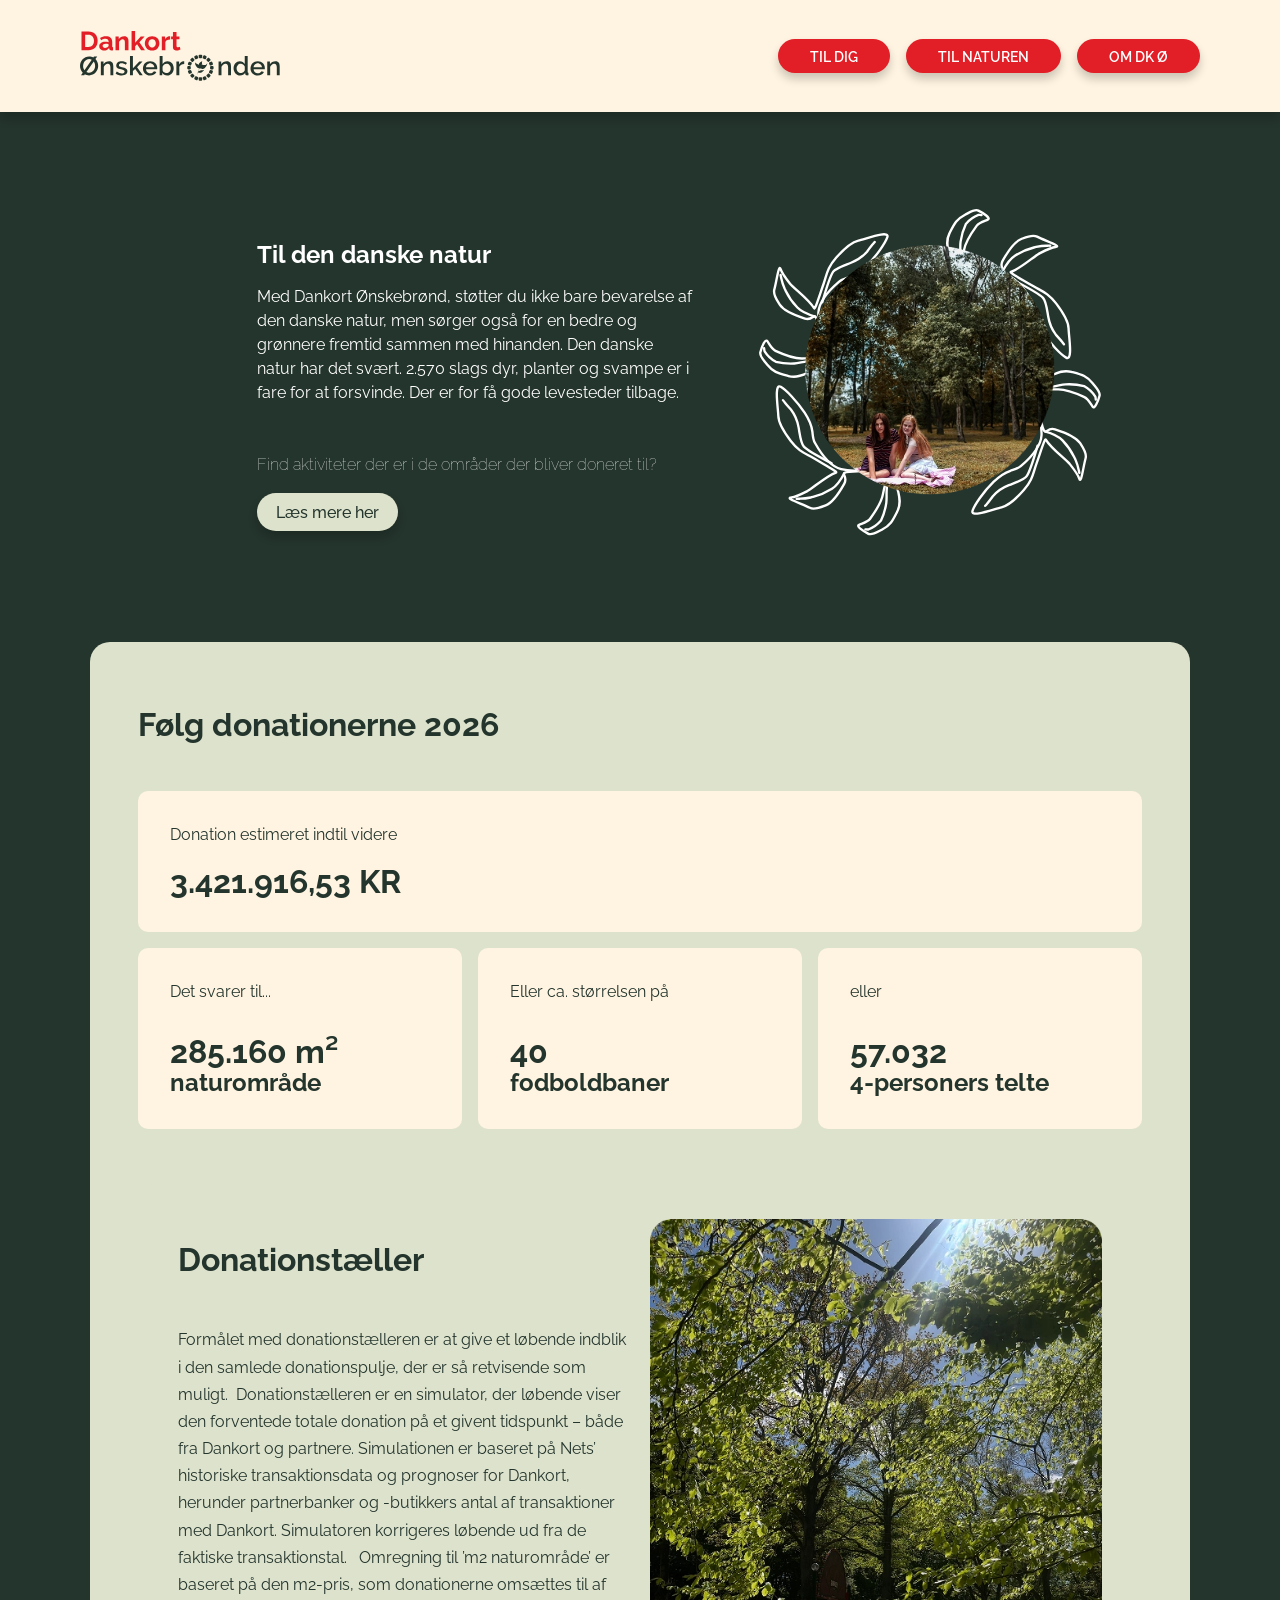
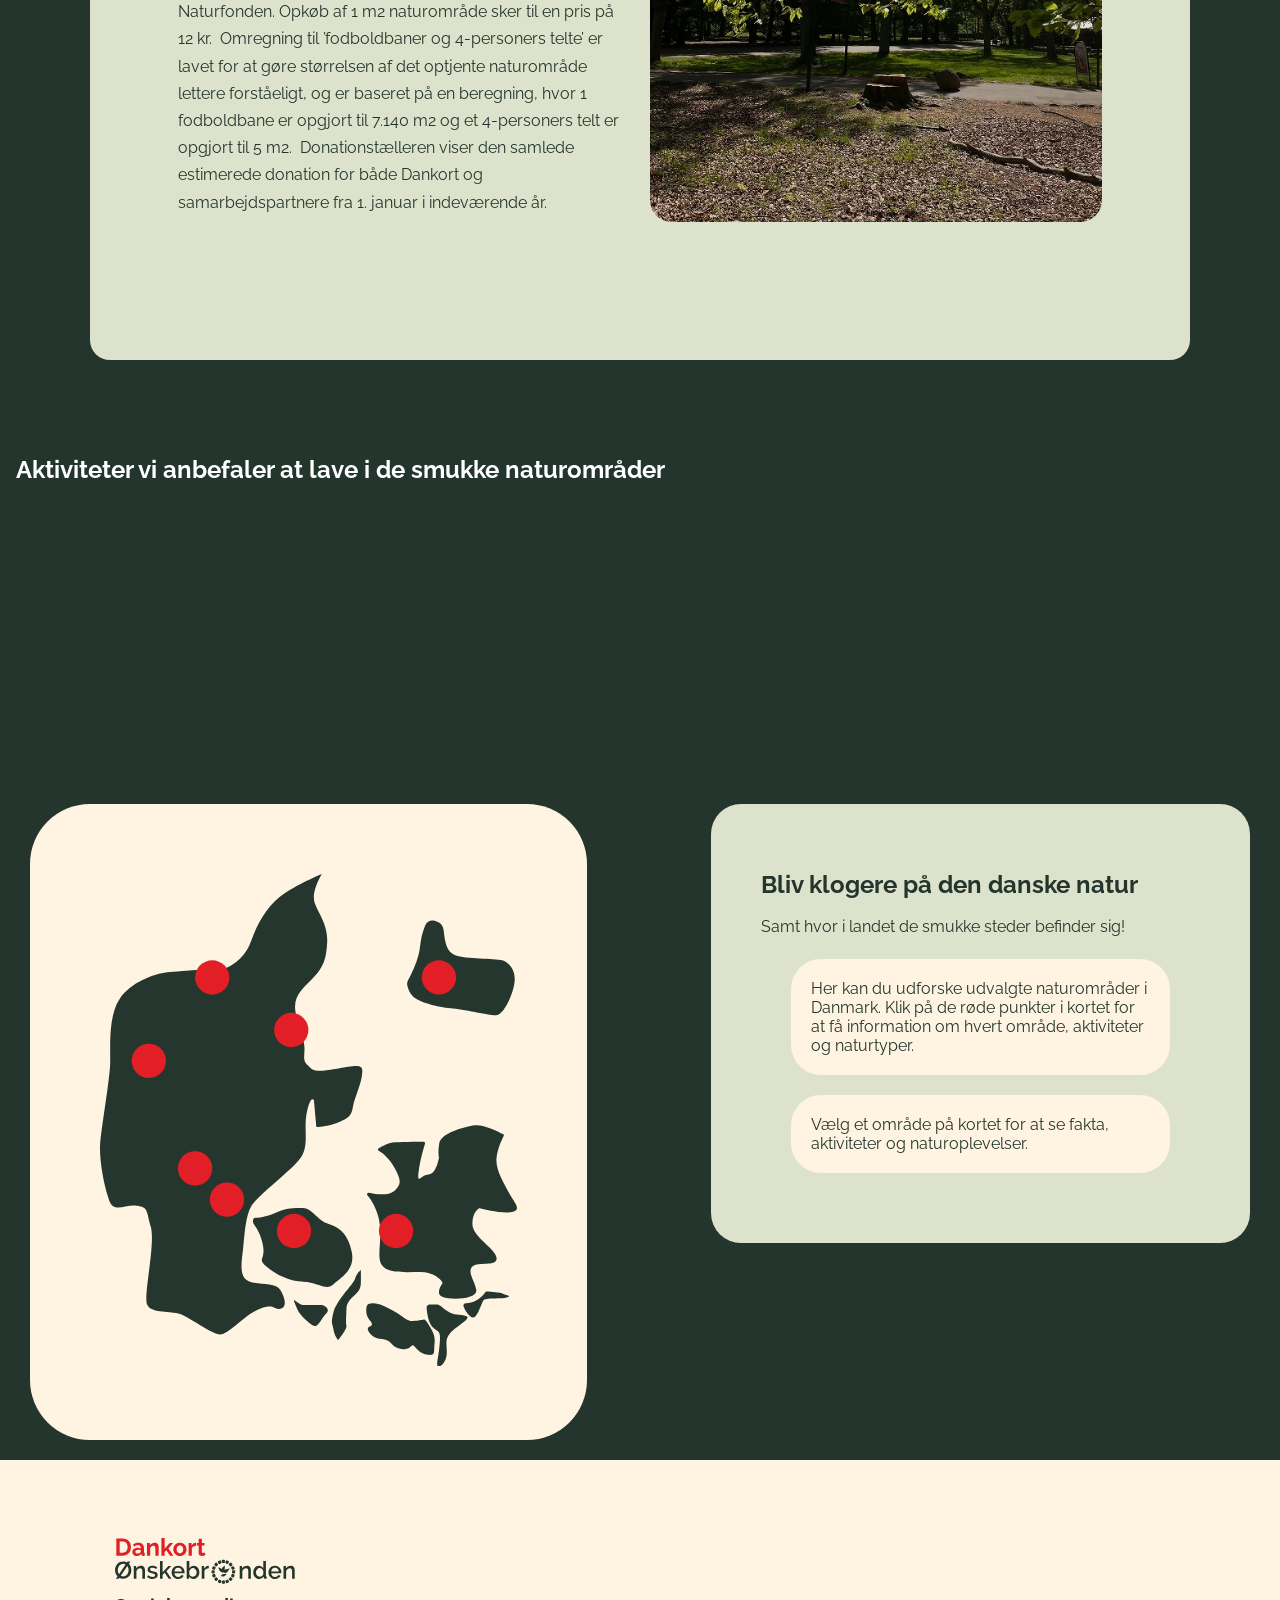
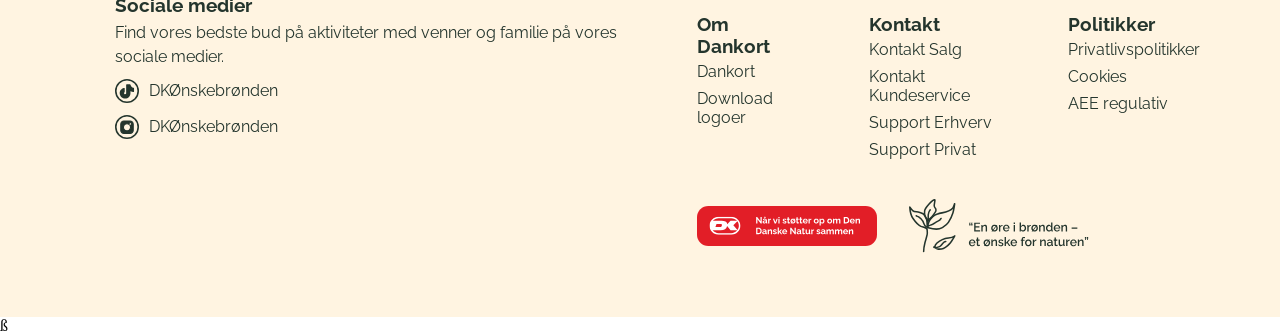
<file: til-naturen.html>
<!DOCTYPE html>
<html lang="da">

<head>
    <meta name="robots" content="noindex">
    <meta charset="UTF-8">
    <meta name="viewport" content="width=device-width, initial-scale=1.0">
    <title>TIL NATUREN</title>

    <link rel="stylesheet" href="css/global.css">
    <link rel="stylesheet" href="css/til-naturen.css">
    <link rel="stylesheet" href="css/style.css">
    <link rel="stylesheet" href="css/index.css">

    <script src="js/main.js" defer></script>
    <script src="js/map.js" defer></script>
    <script src="js/donation.js" defer></script>

    <link rel="preconnect" href="https://fonts.googleapis.com">
    <link rel="preconnect" href="https://fonts.gstatic.com" crossorigin>
    <link href="https://fonts.googleapis.com/css2?family=Raleway:ital,wght@0,100..900;1,100..900&display=swap"
        rel="stylesheet">

    <link rel="apple-touch-icon" sizes="180x180" href="img/favikonapple-touch-icon.png">
    <link rel="icon" type="image/png" sizes="32x32" href="img/favikon/favicon-32x32.png">
    <link rel="icon" type="image/png" sizes="16x16" href="img/favikon/favicon-16x16.png">
    <!-- /* <link rel="manifest" href="/site.webmanifest">*/ -->
</head>

<body>
    <header class="site-header">
        <a href="index.html" class="logo">
            <img src="img/logo.svg" alt="Dankort Øremærket">
        </a>

        <nav class="main-nav">

            <a href="til-dig.html">TIL DIG</a>
            <a href="til-naturen.html">TIL NATUREN</a>
            <a href="om-dk.html">OM DK Ø</a>
        </nav>

        <button class="burger">
            <span class="line"></span>
            <span class="line"></span>
            <span class="line"></span>
        </button>
    </header>

    <main>
        <section class="hero_tilnaturen">

            <div class="image-wrapper">
                <div class="hero_naturenimage">
                    <img src="img/tilnaturenhero.webp" alt="tilnaturenherobillede">
                </div>

                <img class="baggrundblade" src="img/bladebagbillede.svg" alt="baggrundblade">
            </div>

            <div class="hero_tilnaturentekst">
                <div class="tekst-wrapper">
                    <h2>Til den danske natur </h2>
                    <p>Med Dankort Ønskebrønd, støtter du ikke bare bevarelse af den danske natur, men sørger også for
                        en
                        bedre
                        og grønnere fremtid sammen med hinanden.

                        Den danske natur har det svært. 2.570 slags dyr, planter og svampe er i fare for at forsvinde.
                        Der
                        er
                        for få gode levesteder tilbage. </p>

                    <p class="spørgsmål-tekst">Find aktiviteter der er i de områder der bliver
                        doneret til?</p>
                </div>
                <a href="#aktiviteter" class="naturen-btn">Læs mere her</a>
            </div>
        </section>

        <section class="donation-section" id="donationstaller">
            <div class="donation-card">
                <h2>Følg donationerne 2026</h2>

                <div class="donation-total">
                    <p>Donation estimeret indtil videre</p>
                    <strong id="donationAmount">3.047.902,49 KR</strong>
                </div>

                <div class="donation-stats">
                    <article>
                        <p>Det svarer til...</p>
                        <strong id="natureArea">253.918m²</strong>
                        <span>naturområde</span>
                    </article>

                    <article>
                        <p>Eller ca. størrelsen på</p>
                        <strong id="footballFields">36</strong>
                        <span>fodboldbaner</span>
                    </article>

                    <article>
                        <p>eller</p>
                        <strong id="tents">50.784</strong>
                        <span>4-personers telte</span>
                    </article>
                </div>



                <div class="donationstæller-info">
                    <div>
                        <h2>Donationstæller</h2>
                        <p>Formålet med donationstælleren er at give et løbende indblik i den samlede donationspulje,
                            der er
                            så
                            retvisende som muligt. 
                            Donationstælleren er en simulator, der løbende viser den forventede totale donation på et
                            givent
                            tidspunkt – både fra Dankort og partnere. Simulationen er baseret på Nets’ historiske
                            transaktionsdata
                            og prognoser for Dankort, herunder partnerbanker og -butikkers antal af transaktioner med
                            Dankort.
                            Simulatoren korrigeres løbende ud fra de faktiske transaktionstal.  
                            Omregning til ’m2 naturområde’ er baseret på den m2-pris, som donationerne omsættes til af
                            Naturfonden.
                            Opkøb af 1 m2 naturområde sker til en pris på 12 kr. 
                            Omregning til ’fodboldbaner og 4-personers telte’ er lavet for at gøre størrelsen af det
                            optjente
                            naturområde lettere forståeligt, og er baseret på en beregning, hvor 1 fodboldbane er
                            opgjort
                            til
                            7.140
                            m2 og et 4-personers telt er opgjort til 5 m2. 
                            Donationstælleren viser den samlede estimerede donation for både Dankort og
                            samarbejdspartnere
                            fra
                            1.
                            januar i indeværende år. </p>
                    </div>
                    <div>
                        <img src="img/dyrehavennaturbillede1.webp" alt="naturbillededonation">
                    </div>
                </div>

        </section>




        <section id="aktiviteter" class="aktiviteterkarrussel">
            <h2>Aktiviteter vi anbefaler at lave i de smukke naturområder</h2>

            <div class="aktiviteter-container">
                <!-- <div class="aktivitet-card">
                    <img src="img/vandreturhammer.webp" alt="vandreture">
                    <h3>Vandreture</h3>
                    <p>Der er allerede nu stier i området, hvor du kan opleve naturen. Se kortet nedenfor på siden.
                        Naturområdet har fri offentlig adgang og får direkte stiforbindelser fra Korsør, Korsør
                        Station
                        og motorvejsparkeringen..</p>

                    <div class="lokation">
                        <span class="dot"></span>
                        <h3>Hammer Bakker</h3>
                    </div>

                    <a href="http://127.0.0.1:5501/singleview.html?id=2" class="naturencards-btn">Se mere</a>
                </div>

                <div class="aktivitet-card"> -->

                <!-- <img src="img/fuglereservat.webp" alt="fuglereservat">
                    <h3>Fuglereservater</h3>
                    <p>Den bedste natur er i fuglereservatet ved Lejodde og Lejsø. Her yngler fugle som den sjældne
                        stor
                        kobbersneppe, dværgterne, havterne, fjordterne, splitterne, vibe, stor præstekrave, rødben
                        og
                        strandskade forår og sommer.</p>

                    <div class="lokation">
                        <span class="dot"></span>
                        <h3>Lejodde</h3>
                    </div>
                    <a href="" class="naturencards-btn">Se mere</a> -->
                <!-- </div>

                <div class="aktivitet-card">
                    <img src="img/gjellerupenge.webp" alt="enge">
                    <h3>Picnic i blomstrene
                        enge</h3>
                    <p>Når områdets marker er genoprettet til vildere natur kan du opleve et farverigt flor af vilde
                        planter, hvor sommerfugle og andre insekter suger nektar.</p>

                    <div class="lokation">
                        <span class="dot"></span>
                        <h3>Gjellerup Enge</h3>
                    </div>

                    <a href="http://127.0.0.1:5501/singleview.html?id=1" class="naturencards-btn">Se mere</a>
                </div> -->

                <!-- <div class="aktivitet-card">
                    <img src="img/kayak.webp" alt="kayak">
                    <h3>Kajak ved fjorden</h3>
                    <p>Oplev den rolige natur fra vandet og kom tæt på fuglelivet langs kysten. Fjorden byder på
                        smukke
                        udsigter, stille vand og gode muligheder for både begyndere og erfarne kajakroere.</p>

                    <div class="lokation">
                        <span class="dot"></span>
                        <h3>Vejle Fjord</h3>
                    </div>

                    <a href="" class="naturencards-btn">Se mere</a>
                </div>

                <div class="aktivitet-card">
                    <img src="img/dyrdukanse.webp" alt="dyrdukanse">
                    <h3>Skovtur og dyreliv</h3>
                    <p>Tag på opdagelse mellem træerne og oplev det rige dyreliv i skoven. Her kan du finde rolige
                        stier, høre fuglesang og nyde naturen året rundt.</p>

                    <div class="lokation">
                        <span class="dot"></span>
                        <h3>Hesbjerg Skov</h3>
                    </div>

                    <a href="" class="naturencards-btn">Se mere</a>
                </div>

                <div class="aktivitet-card">
                    <img src="img/naturfoto.webp" alt="naturfoto">
                    <h3>Udsigt og naturfoto</h3>
                    <p>Det dramatiske landskab og de stejle klippeformationer gør området perfekt til vandreture og
                        naturfotografi. Nyd udsigten over havet og oplev den særlige bornholmske natur.</p>

                    <div class="lokation">
                        <span class="dot"></span>
                        <h3>Randkløve Skår</h3>
                    </div>

                    <a href="" class="naturencards-btn">Se mere</a>
                </div> -->
            </div>
        </section>


        <div class="kort-wrapper" id="kort">
            <section class="info-graphic">
                <?xml version="1.0" encoding="UTF-8"?>
                <svg xmlns="http://www.w3.org/2000/svg" viewBox="0 0 368.02 434.66">
                    <defs>
                        <style>
                            .cls-1 {
                                fill: #e21f27;
                            }

                            .cls-2 {
                                fill: #25362e;
                            }
                        </style>
                    </defs>
                    <g id="Lag_1" data-name="Lag 1">
                        <path class="cls-2"
                            d="M111.67,82.67s15.16-5.51,21.36-22.73,15.16-33.07,29.62-42.71S195.8,0,195.8,0c0,0-9.73,15.84-6.29,25.49s11.71,19.29,11.02,34.44-3.44,22.04-11.71,31-17.91,15.16-16.53,28.93,5.51,19.98,7.58,28.93-2.07,14.47,2.76,19.29,6.2,7.58,24.8,4.13,24.11-4.5,24.11,1.54-2.07,12.93-6.2,23.95,0,15.16-13.09,20.67-21.36,4.82-21.36,4.82l-2.07-23.42s-2.76-5.51-6.2,10.33,2.76,29.62-6.2,41.33-37.2,32.38-42.71,41.33-6.2,27.56-7.58,39.27-3.44,24.11,5.51,27.56,23.42.69,27.56,7.58,6.2,15.16,0,16.53-4.82-4.82-17.91,0-27.56,22.73-35.13,22.73-28.24-16.53-37.2-18.6-24.8,0-27.56-8.27,7.58-53.73,3.44-68.2-2.07-17.22-12.4-18.6-19.98,6.89-24.11-4.13S-.62,254.2.07,239.73s8.96-59.24,8.96-74.4-1.38-40.64,8.27-55.11,30.31-22.04,42.02-23.42,52.36-4.13,52.36-4.13Z" />
                        <path class="cls-2"
                            d="M271.25,98.33c-.36-1.52-.12-3.12.63-4.49,2.69-4.87,9.52-18.21,10.62-29.78.82-8.59,3.09-15.24,4.81-19.22,1.22-2.84,4.27-4.38,7.29-3.72,3.57.78,7.8,2.77,8.57,7.79,1.38,8.96,1.38,20.67,12.4,23.42s35.82,2.07,40.64,4.13,11.02,8.27,9.64,19.29-9.64,28.93-16.53,28.93-28.93-5.51-39.96-6.2-28.24-5.51-33.07-10.33c-3.04-3.04-4.44-7.18-5.06-9.82Z" />
                        <path class="cls-2"
                            d="M246.04,241.96c-.89.5-.91,1.77-.03,2.29,3.06,1.8,8.96,6.13,13.77,14.78,5.73,10.3,6.86,14.86,0,20.67-5.28,4.47-15.88,3.04-22.49,1.56-1.27-.29-2.14,1.21-1.27,2.18,2.7,2.99,6.16,8.18,9,16.84,5.8,17.69-1.44,35.92,3.22,44.19s19.12,6.89,34.28,6.89c12.48,0,17.96,6.54,19.5,8.85.3.45.29,1.03-.01,1.47-1.55,2.24-5.87,9.41.49,11.72,7.58,2.76,31,2.07,29.62-6.2s-8.27-15.84-3.44-20.67,22.04.69,21.36-7.58-21.36-18.52-21.36-29.93c0-9.33,4.15-12.87,5.66-13.85.32-.2.69-.27,1.06-.17,3.18.84,20.21,5.15,28.31,3.28,8.96-2.07,2.09-7.73-3.17-17.67-4.52-8.55-11.88-20.19-10.5-30.53,1.09-8.19,4.78-15.89,6.26-18.74.34-.65.09-1.45-.57-1.78-4.14-2.13-18-8.89-24.98-7.72-8.27,1.38-29.99,6.53-31.37,16.17-1.12,7.84-.5,10.84-.23,11.69.07.21.09.42.05.63-.39,2.29-2.84,14.79-9.1,14.79-6.89,0-10.33,9.77-8.95-1.94,1.1-9.35,4.39-20.89,5.68-25.17.26-.85-.38-1.7-1.27-1.7-5.58.02-22.56.11-27.14.69-3.85.48-9.38,3.31-12.36,4.98Z" />
                        <path class="cls-2"
                            d="M320.94,381.83c-.63-1.41.41-3,1.95-2.98,2.42.04,5.85-.43,9.4-2.6,4.48-2.75,6.53-5.3,7.39-6.67.41-.65,1.13-1.03,1.9-.99,3.25.17,11.46.72,14.53,2.08,3.86,1.72,7.3,1.53,2.79,3.02s-18.88-.23-20.6,2.78-5.36,15.45-9.01,15.02c-3.43-.4-6.85-6.48-7.26-7.22-.03-.05-.05-.1-.07-.15l-1.02-2.28Z" />
                        <path class="cls-2"
                            d="M290.84,379.9c-1.53.04-2.7,1.35-2.57,2.88.39,4.6,1.63,13.67,5.4,17.29,5.15,4.94,7.29,1.93,6.11,15.02s-3.54,18.88-1.18,19.53,7.72-4.72,7.51-13.09-1.5-11.37,3.22-16.74,18.24-12.44,14.38-14.38-9.21-.59-15.02-3.43c-6.28-3.07-7.51-6.64-11.16-6.97-2.02-.18-4.7-.16-6.69-.11Z" />
                        <path class="cls-2"
                            d="M238.16,399.42c1.71-.43,2.4-2.51,1.25-3.86-1.99-2.34-4.34-5.73-4.34-8.74,0-5.21-.17-7.9,5.88-7.9s12.78,3.7,19.67,7.57,10.76,8.41,15.47,8.07,9.92-1.35,9.92-1.35c0,0,.84-1.01,4.54,5.21s5.55,9.75,4.71,16.14,1.51,10.76-5.88,9.75-9.42-5.21-12.11-7.73-2.69,4.2-11.26,2.69-7.57-5.38-12.27-7.57-8.91-.48-13.62-4.44c-2.12-1.79-3.15-3.45-3.64-4.74s.32-2.77,1.68-3.11h0Z" />
                        <path class="cls-2"
                            d="M135.48,308.76s6.96,8.18,8.59,20.46-5.32,9.82,2.86,17.18,20.87,13.09,32.73,13.5,20.46,8.18,26.19,2.45,19.64-12.27,16.37-28.64-11.46-22.09-20.87-24.96-14.24-13.91-22.26-13.91-15.38.28-22.34,3.41-15.14,5.18-19.23,5.18-2.05,5.32-2.05,5.32Z" />
                        <path class="cls-2"
                            d="M210.09,411.41s-3.31-3.66-4.07-9.72-2.55-4.03,0-14.72,17.32-24.45,19.1-29.8,5.09-7.64,5.09-7.64c0,0,.25,8.15,0,11.97s-1.27,6.62-5.09,9.93-7.57,7.39-7.61,12.48-.73,11.21,0,14.52-7.42,12.99-7.42,12.99Z" />
                        <path class="cls-2"
                            d="M171.17,376.96c-.21-.54.44-1,.88-.63,1.99,1.64,5.39,4.06,8.25,4.15,4.33.13,12.93-.38,15.5,0s7.93,3.69,3.85,7.51-6.62,11.97-10.44,10.95-12.48-9.68-14.52-13.75c-1.29-2.58-2.68-6.03-3.53-8.23Z" />
                    </g>
                    <g id="hotspot">
                        <circle id="hammerBakker" class="cls-1" cx="168.8" cy="137.71" r="15.14" />
                        <circle id="norreMiler" class="cls-1" cx="99.06" cy="91.34" r="15.14" />
                        <circle id="skarlagenVokshat" class="cls-1" cx="43.09" cy="164.9" r="15.14" />
                        <circle id="gjellerupEnge" class="cls-1" cx="83.92" cy="259.78" r="15.14" />
                        <circle id="vejleFjord" class="cls-1" cx="112.07" cy="287.39" r="15.14" />
                        <circle id="hesbjergSkov" class="cls-1" cx="171.23" cy="315.1" r="15.14" />
                        <circle id="lejOdde" class="cls-1" cx="261.32" cy="315.1" r="15.14" />
                        <circle id="randKloveSkaar" class="cls-1" cx="299.16" cy="91.34" r="15.14" />
                    </g>
                </svg>
            </section>

            <section class="kortoversigt">

                <h2>Bliv klogere på den danske natur</h2>
                <article>
                    <p class="placeholder"> Samt hvor i landet de smukke steder
                        befinder sig!
                    </p>
                </article>
                <aside id="efficiency" class="info-box hide">Her kan du udforske udvalgte naturområder i Danmark.
                    Klik på de røde punkter i kortet for at få information om hvert område, aktiviteter og
                    naturtyper.
                </aside>
                <aside id="requirement" class="info-box hide">Vælg et område på kortet for at se fakta, aktiviteter
                    og
                    naturoplevelser.</aside>
            </section>
        </div>
    </main>

    <footer>
        <section class="footerindhold">

            <section class="footervenstre">
                <img class="footer-logo" src="img/logo.svg" alt="logo">

                <h3>Sociale medier</h3>
                <p>Find vores bedste bud på aktiviteter med venner og familie på vores sociale medier.</p>

                <div class="socials">
                    <a href="https://www.instagram.com/dankort.danmark/">
                        <img src="img/tiktokikon.svg" alt="tiktok">
                        DKØnskebrønden
                    </a>

                    <a href="https://www.instagram.com/dankort.danmark/">
                        <img src="img/instagramikon.svg" alt="instagram">
                        DKØnskebrønden
                    </a>
                </div>
            </section>

            <section class="footerhoejre">
                <div class="kontakt-osv">

                    <div>
                        <h3>Om Dankort</h3>
                        <ul>
                            <li><a href="https://dankort.dk/dankort">Dankort</a></li>
                            <li><a href="https://dankort.dk/logo-og-billeder">Download logoer</a></li>
                        </ul>
                    </div>

                    <div>
                        <h3>Kontakt</h3>
                        <ul>
                            <li><a href="https://dankort.dk/kontakt-salg">Kontakt Salg</a></li>
                            <li><a href="https://dankort.dk/kontakt-erhverv">Kontakt Kundeservice</a></li>
                            <li><a href="https://dankort.dk/support-erhverv">Support Erhverv</a></li>
                            <li><a href="https://dankort.dk/support-privat">Support Privat</a></li>
                        </ul>
                    </div>

                    <div>
                        <h3>Politikker</h3>
                        <ul>
                            <li><a
                                    href="https://www.nets.eu/GDPR/Pages/Privacy-notice-for-nets.aspx">Privatlivspolitikker</a>
                            </li>
                            <li><a href="https://www.nets.eu/dk-da/Pages/cookie-policy.aspx">Cookies</a></li>
                            <li><a href="https://support.nets.eu/da-DK/article/general-nexi-group-statement">AEE
                                    regulativ</a></li>
                        </ul>
                    </div>

                </div>

                <div class="footer-billeder">
                    <img src="img/dankortmaerke.svg" alt="dankortmærke">
                    <img src="img/onskebrondslogan.svg" alt="ønskebrøndslogan">
                </div>
            </section>

        </section>
    </footer>
    <script src="js/fetch.js"></script>
</body>
ß

</html>
</file>
<file: css/global.css>
/****** mobile first header **********/

.site-header {
  position: sticky;
  top: 0;
  z-index: 1000;

  min-height: 90px;
  padding: 1rem 1.2rem;

  display: flex;
  justify-content: space-between;
  align-items: center;

  background-color: var(--secondary-color1);
  box-shadow: var(--box-shadow-cta);
}

.logo img {
  width: 160px;
}

.main-nav {
  display: none;
}

.burger {
  display: block;
  width: 32px;
  cursor: pointer;
}

.burger .line {
  display: block;
  width: 120%;
  height: 5px;
  border-radius: 5px;
  background-color: var(--accent-color1);
  margin-bottom: 8px;
  box-shadow: var(--box-shadow-cta);
}

main section {
  min-height: 40vh;
  padding: 15px 16px;
}

.menu {
  display: none;
}
.burger {
  display: block;
  background-color: transparent;
  border: 0;
}

.burger.active .line:nth-child(1) {
  transform: rotate(45deg) translate(5px, 5px);
  transition: 0.2s linear;
}

.burger.active .line:nth-child(2) {
  opacity: 0;
  transition: 0.15s linear;
}

.burger.active .line:nth-child(3) {
  transform: rotate(-45deg) translate(12px, -13px);
  transition: 0.2s linear;
}

.main-nav.active {
  display: flex;
  flex-direction: column;

  position: absolute;
  top: 90px;
  left: 0;

  width: 100%;
  padding: 1.5rem;

  background-color: #fff4e1;
  gap: 1rem;

  z-index: 999;
}

.main-nav.active a {
  text-align: center;
  padding: 0.9rem 2rem;
  border-radius: var(--border-radius-cta);
  background-color: var(--accent-color1);
  color: var(--accent-color2);
  text-decoration: none;
  font-family: var(--font-family);
  font-weight: var(--h2-font-weight);
}
.main-nav.active a:hover {
  background-color: var(--accent-color1);
  transform: translateY(-2px);
  box-shadow: var(--box-shadow-cta);
}

.menu li:hover {
  transform: scale(1.05); /* Gør billedet lidt større */
  box-shadow: 0 4px 15px rgba(0, 0, 0, 0.3); /* Skyggeeffekt */
}

/* Disclaimer modal */
#disclaimerlogin-modal {
  background: rgba(0, 0, 0, 0.8);
  position: fixed;
  inset: 0;
  display: flex;
  justify-content: center;
  align-items: center;

  z-index: 9999;
}

.disclaimerlogin-modal-container {
  max-width: 500px;
  margin: 15rem auto;
  padding: 1rem 3rem;

  font-family: var(--font-family);
  font-size: var(--paragraph-font-size);
  background: var(--accent-color1);
  color: var(--accent-color2);

  border-radius: 20px;
  width: 80%;
  height: auto;
  line-height: 1.5;
}

/* accepter cta */
#accept-btn {
  margin: 1rem auto 0 auto;
  padding: 0.6rem 1.2rem;
  font-weight: var(--font-weight-cta);
  justify-content: center;
  align-items: center;
  float: right;

  font-family: var(--font-family);
  font-size: var(--paragraph-font-size);
  background-color: var(--secondary-color1);
  color: #000000;

  border: none;
  border-radius: var(--border-radius-cta);
}

#accept-btn:hover,
#accept-btn:focus {
  transform: translateY(-2px);
  text-decoration: none;
  cursor: pointer;
}

/*************** FOOTER *********************/

.footerindhold {
  display: flex;
  flex-direction: column;
  gap: 40px;
  background-color: var(--secondary-color1);
  color: var(--primary-color);
  padding: 2rem 1rem;
  font-family: var(--font-family);
}

.footervenstre,
.footerhoejre {
  width: 100%;
}

.footerindhold h3 {
  margin-left: 35px;
  margin-bottom: 5px;
}

.footerindhold p {
  margin-left: 35px;
  margin-bottom: 10px;
}

.footerindhold ul {
  padding-left: 35px;
  margin: 0;
}

.footerindhold li {
  list-style: none;
  margin-bottom: 0.5rem;
}

.footerindhold a {
  color: var(--primary-color);
  text-decoration: none;
}

.footerindhold a:hover {
  text-decoration: underline;
}

.footer-logo {
  max-width: 180px;
  height: auto;
  margin-left: 35px;
  margin-top: 30px;
  margin-bottom: 10px;
}

.socials {
  display: flex;
  flex-direction: column;
  gap: 12px;
  margin-left: 35px;
}

.socials a {
  display: flex;
  align-items: center;
  gap: 10px;
}

.socials img {
  width: 24px;
  height: 24px;
  margin: 0;
}

.footer-billeder {
  margin-left: 35px;
  margin-top: 2rem;
}

.footer-billeder img {
  max-width: 180px;
  height: auto;
  display: block;
  margin-bottom: 1rem;
}

/********desktop header***********/

@media (min-width: 840px) {
  .site-header {
    height: 7rem;
    padding: 0 5rem;
  }

  .logo img {
    width: 200px;
  }

  .burger {
    display: none;
  }

  .main-nav {
    display: flex;
    gap: 1rem;
  }

  .main-nav a {
    padding: 0.6em 2rem;
    border-radius: 999px;
    background-color: var(--accent-color1);
    color: var(--accent-color2);
    text-decoration: none;
    font-size: 0.9rem;
    font-family: var(--font-family);
    font-weight: 600;

    box-shadow: var(--box-shadow-cta);

    transition: 0.2s ease;
  }

  .main-nav a:hover {
    background-color: var(--accent-color1);
    transform: translateY(-2px);
    box-shadow: 0px 12px 20px rgba(0, 0, 0, 0.22);
  }

  .footerindhold {
    flex-direction: row;
    justify-content: space-between;
    align-items: flex-start;
  }

  .kontakt-osv {
    margin-top: 105px;
    display: flex;
    gap: 2rem;
  }

  /*************** DESKTOP FOOTER *********************/

  .footerindhold {
    flex-direction: row;
    justify-content: space-between;
    align-items: flex-start;
    padding: 3rem 5rem;
  }

  .footervenstre,
  .footerhoejre {
    width: 48%;
  }

  .kontakt-osv {
    display: flex;
    gap: 2rem;
    justify-content: space-between;
  }

  .footer-billeder {
    display: flex;
    gap: 2rem;
    align-items: center;
    margin-left: 35px;
  }
}
</file>
<file: css/index.css>
/************ Reset **************/

* {
  margin: 0;
  padding: 0;
  box-sizing: border-box;
}

img {
  width: 100%;
  height: auto;
  display: block;
}

/************ HERO MOBIL **************/

.hero {
  position: relative;

  background-color: var(--primary-color);

  height: 65vh;

  overflow: hidden;
}

/* mørkt overlay ovenpå billedet */

.hero::after {
  content: "";

  position: absolute;
  inset: 0;

  z-index: 1;
}

/* hero billede */

.hero-img {
  width: 100%;
  height: 100%;
  box-shadow: var(--box-shadow-cta);
  object-fit: cover;
  border-radius: 5px;
}

/* tekst ovenpå billedet */

.hero-overlay {
  position: absolute;

  left: 1.5rem;
  right: 1.5rem;
  bottom: 2rem;

  z-index: 2;

  color: var(--accent-color2);

  font-family: var(--font-family);
}

/* overskrift */

.hero-overlay h1 {
  box-shadow: var(--box-shadow-cta);
  font-size: 2.5rem;

  line-height: 0.95;

  margin-bottom: 1rem;
  margin-left: 1rem;

  max-width: 400px;
}

/* tekst */

.hero-overlay p {
  box-shadow: var(--box-shadow-cta);
  font-size: 1rem;
  font-weight: var(--font-weight-cta);

  line-height: 1.4;

  max-width: 320px;

  margin-bottom: 1.5rem;
  margin-left: 1rem;
}

/* knap */

.hero-btn {
  margin-left: 1rem;
  display: inline-block;

  padding: 0.8rem 1.5rem;

  background-color: var(--secondary-color2);
  color: var(--primary-color);

  border-radius: 20px;

  text-decoration: none;
  font-weight: var(--font-weight-cta);
  font-size: 1rem;
  box-shadow: var(--box-shadow-cta);

  transition: 0.2s ease;
}

.hero-btn:hover {
  transform: var(--transform-hover);
  box-shadow: var(--cta-box-shadow);
}

/*********donation*******/

.donation-section {
  background-color: #24352d;
  padding: 4rem 1rem;
}

.donation-card {
  max-width: 1100px;
  margin: 0 auto;
  padding: 3rem;
  border-radius: 20px;
  background-color: #dde2cc;
  color: #24352d;
}

.donation-card h2 {
  font-family: var(--font-family);
  font-size: 2rem;
  margin-bottom: 3rem;
}

.donation-total {
  font-family: "Raleway", sans-serif;
  background-color: #fff4e1;
  border-radius: 10px;
  padding: 2rem;
  margin-bottom: 1rem;
}

.donation-total strong {
  font-family: "Raleway", sans-serif;
  font-variant-numeric: tabular-nums;
  display: block;
  margin-top: 1rem;
  font-size: 2rem;
}

.donation-stats {
  font-family: "Raleway", sans-serif;
  display: grid;
  gap: 1rem;
}

.donation-stats article {
  background-color: #fff4e1;
  border-radius: 10px;
  padding: 2rem;
}

.donation-stats strong {
  font-family: "Raleway", sans-serif;
  display: block;
  margin-top: 2rem;
  font-size: 2rem;
  line-height: 1;
}

.donation-stats span {
  display: block;
  font-size: 1.5rem;
  font-weight: 700;
}

/*******kredsløb*******/

.koncept h2 {
  font-family: "Raleway", sans-serif;
  display: block;
  text-align: center;
  margin-bottom: 2rem;
  color: white;
}

.koncept {
  background-color: #24352d;
  padding: 4rem 1rem;
}

.kredsløb {
  max-width: 1100px;
  margin: 0 auto;
  padding: 3rem;
  border-radius: 20px;
}

/******fordele*******/

.fordele-grid {
  display: grid;
  gap: 3rem;
}

.fordele {
  background-color: #24352d;
  padding: 4rem 1rem;
}

.fordele h1 {
  font-family: "Raleway", sans-serif;
}

.fordele p {
  margin-top: 0.5rem;
  font-family: "Raleway", sans-serif;
}

.fordeleimg {
  max-width: 1100px;
  margin: 0 auto;
  padding: 3rem;
  border-radius: 20px;
  background-color: #fff4e1;
  color: #24352d;
}

.fordeleimg h2 {
  font-family: "Raleway", sans-serif;
  margin-top: 2rem;
  margin-bottom: 1rem;
  text-align: center;
}

.kort {
  width: 270px;
  height: 270px;

  border-radius: 50%;

  background-color: #dde2cc;

  display: flex;
  justify-content: center;
  align-items: center;
  margin: 0 auto;

  overflow: hidden;
}

.kort img {
  width: 55%;
  height: 55%;

  object-fit: contain;
}

.fordele-btn {
  font-family: "Raleway", sans-serif;
  display: flex;

  justify-content: center;
  align-items: center;

  width: fit-content;
  font-weight: var(--font-weight-cta);
  margin: 1rem auto 0 auto;

  padding: 0.6rem 1.2rem;
  background-color: #e21e26;
  color: white;

  border-radius: 20px;
  text-decoration: none;

  box-shadow: 0px 6px 10px rgba(0, 0, 0, 0.2);
  transition: 0.2s ease;
}
.fordele-btn:hover {
  transform: translateY(-2px);
  box-shadow: var(--cta-box-shadow);
}

/*********kort************/

.kort-sektion {
  background-color: #24352d;
  padding: 4rem 1rem;
}

.kort-sektion h1 {
  font-family: "Raleway", sans-serif;
  color: white;
  text-align: center;
  margin-top: 1rem;
  margin-bottom: 1.5rem;
}

.kort-sektion p {
  font-family: "Raleway", sans-serif;
  color: white;
  text-align: center;
  margin-top: 1rem;
  margin-bottom: 1.5rem;
  font-weight: 600;
}

.dkmap {
  max-width: 1100px;
  margin: 0 auto;
  padding: 3rem;
  border-radius: 20px;
  background-color: var(--secondary-color1);
  color: var(--primary-color);
}

.vejle img {
  display: none;
}

.kort-btn {
  font-family: "Raleway", sans-serif;
  display: flex;

  justify-content: center;
  align-items: center;

  width: fit-content;
  font-weight: var(--font-weight-cta);
  margin: 1rem auto 0 auto;

  padding: 0.6rem 1.2rem;
  background-color: #e21e26;
  color: white;

  border-radius: 20px;
  text-decoration: none;

  box-shadow: 0px 6px 10px rgba(0, 0, 0, 0.2);
  transition: 0.2s ease;
}

.kort-btn:hover {
  transform: translateY(-2px);
  box-shadow: var(--cta-box-shadow);
}

.dkmap img {
  size: 80%;
}

/**********apple*********/

.apple {
  background-color: #24352d;
  padding: 4rem 1rem;
}

.apple h1 {
  font-family: "Raleway", sans-serif;
  color: white;
  text-align: center;
  margin-top: 1rem;
  margin-bottom: 1rem;
}

.apple h2 {
  font-family: "Raleway", sans-serif;
  color: white;
  text-align: center;
  margin-top: 1rem;
  margin-bottom: 1.5rem;
}

.apple p {
  font-family: "Raleway", sans-serif;
  color: white;
  text-align: left;
  margin-top: 1rem;
  margin-bottom: 1.5rem;
}

.apple img {
  width: 80%;
  height: auto;
  display: block;
  margin-left: 3.5rem;
  margin-bottom: 2rem;
}

.apple-btn {
  font-family: "Raleway", sans-serif;
  display: flex;

  justify-content: center;
  align-items: center;

  width: fit-content;
  margin: 1rem auto 0 auto;

  padding: 0.6rem 1.2rem;

  background-color: #dde2cc;
  color: var(--primary-color);
  font-weight: var(--font-weight-cta);

  border-radius: 20px;
  text-decoration: none;

  box-shadow: 0px 6px 10px rgba(0, 0, 0, 0.2);
  transition: 0.2s ease;
}

.apple-btn:hover {
  transform: translateY(-2px);
  box-shadow: var(--cta-box-shadow);
}

/******samarbejdspartnere**********/

.partnere {
  background-color: #24352d;
  padding: 4rem 1rem;
}

.partnere h1 {
  color: white;
  font-family: "Raleway", sans-serif;
  text-align: left;
}

.partnere p {
  color: white;
  font-family: "Raleway", sans-serif;
  text-align: left;
  margin-top: 2rem;
}

.partnere img {
  margin-top: 3rem;
}

/************ Hero Desktop **************/

@media (min-width: 840px) {
  .hero {
    height: calc(100vh - 10rem);
  }

  .hero-overlay {
    left: 8rem;
    bottom: 6rem;
    max-width: 520px;
  }

  .hero-overlay h1 {
    font-size: 3rem;
    max-width: 450;
  }

  .donation-stats {
    grid-template-columns: repeat(3, 1fr);
  }

  /*******kredsløb desktop*******/

  .kredsløb img {
    margin-left: 13rem;
    width: 60%;
    height: auto;
    display: block;
  }

  /******fordele deksktop******/

  .fordele-grid {
    grid-template-columns: repeat(3, 1fr);
  }

  .fordel-card {
    display: flex;
    flex-direction: column;
  }

  .line {
    width: 100%;
    height: 2px;
    background-color: #24352d;
    margin: 2rem 0 3rem;
  }

  .fordeleimg h2 {
    font-family: "Raleway", sans-serif;
    margin-top: 2rem;
    margin-bottom: 1rem;
    text-align: center;
    font-size: 17px;
  }

  /***********kort-sektion-desk************/

  .kort-sektion {
    background-color: #fff4e1;
    padding: 1rem;
    display: grid;
    grid-template-columns: 1fr 1fr;
    gap: 1rem;
  }

  .kort-sektion h1 {
    color: #24352d;
  }

  .kort-sektion p {
    color: #24352d;
  }

  .dkmap {
    max-width: 500px;
    margin: 0 auto;
    padding: 3rem;
    border-radius: 20px;
    background-color: #fff4e1;
    color: #24352d;
  }

  .dkmap img {
    size: 80%;
  }

  .vejle {
    width: 560px;
    height: 560px;
    border-radius: 50%;
    overflow: hidden;
    margin-top: 7rem;
    box-shadow: 0px 6px 10px rgba(0, 0, 0, 0.2);
  }

  .vejle img {
    display: block;
    width: 100%;
    height: 100%;
    object-fit: cover;
  }

  /******apple*******/

  .apple {
    padding: 1rem 4rem;
    min-height: auto;
  }

  .apple {
    display: grid;
    grid-template-columns: 1fr 1fr;
    gap: 2rem;
    align-items: start;
  }

  .apple-tekst {
    display: flex;
    flex-direction: column;
    justify-content: flex-start;
    max-width: 550px;
    margin-left: 5rem;
  }

  .apple h1,
  .apple h2 {
    text-align: left;
  }

  .apple h1 {
    font-size: 2rem;
  }

  .apple h2 {
    margin-bottom: 4rem;
  }

  .apple p {
    text-align: left;
  }

  .apple img {
    width: 80%;
    max-width: 700px;
  }

  .apple-btn {
    position: relative;
    bottom: 300px;
    margin-top: 3rem;
    margin-left: 5rem;
    padding: 1rem 1.5rem;
    min-width: 320px;
  }
}
</file>
<file: css/omdk.css>
/************ Reset **************/

* {
  margin: 0;
  padding: 0;
  box-sizing: border-box;
}

img {
  width: 100%;
  height: auto;
  display: block;
}

main {
  color: #173128;
  width: 100%;
  margin-left: 0;
  text-align: left;
  font-family: "Raleway", sans-serif;
  line-height: 1.5;
}

/*img og ramme*/
.omdk-image-wrapper {
  position: relative;

  width: 100%;
  max-width: 340px;
  height: 340px;

  margin: 0 auto;
}

.omdk-frame {
  position: absolute;
  inset: 0;

  width: 100%;
  height: 100%;

  z-index: 1;
}

.omdk-image {
  position: absolute;

  top: 50%;
  left: 50%;

  transform: translate(-50%, -50%);

  width: 250px;
  height: 250px;

  border-radius: 50%;
  overflow: hidden;

  z-index: 2;
}

.omdk-image img {
  width: 100%;
  height: 100%;
  object-fit: cover;
}

/* cta */
.omdk-btn {
  display: inline-block;
  margin-top: 1rem;
  padding: 0.6rem 1.2rem;

  background-color: var(--primary-color);
  color: var(--secondary-color2);
  font-weight: var(--font-weight-cta);
  border-radius: var(--border-radius-cta);
  text-decoration: none;

  box-shadow: 0px 6px 10px rgba(0, 0, 0, 0.2);
  transition: 0.2s ease;
}

.omdk-btn:hover {
  transform: translateY(-2px);
  box-shadow: 0px 12px 20px rgba(0, 0, 0, 0.22);
}
/* sections style */
.first-section-omdk,
#hvad-er-dankort-onskebronden,
#grontransport,
.donationen-gar-ud-pa {
  background-color: var(--primary-color);
  padding: 2rem 1rem;
}

#donationen-gar-ud-pa {
  background-color: var(--primary-color);
  padding: 2rem 1rem;
}

.container {
  width: min(100% - 2rem, 1200px);
  margin-inline: auto;
}

/*first-section-omdk*/
.card-style,
.card-style-gronbaggrund {
  display: grid;
  grid-template-columns: 1fr;
  margin: 0 auto;
  padding: 2rem;
  gap: 2rem;
  line-height: 1.5;
  border-radius: 8px;
}

.card-style {
  background-color: #fff4e1;
}

.card-style-gronbaggrund {
  background-color: var(--secondary-color2);
  color: var(--primary-color);
  row-gap: 3rem;
}

.omdk-text {
  color: #173128;
  width: 100%;
  margin-left: 0;
  text-align: center;
  font-family: "Raleway", sans-serif;
}

.omdk-text h2 {
  line-height: 1.1;
}

.omdk-text p {
  margin-top: 1.5rem;
  margin-bottom: 1.5rem;
}

/*hvad-er-dankort-onskebronden*/
.hvad-er-dankort-onskebronden-text h2 {
  margin-top: 1.5rem;
  margin-bottom: 1.5rem;
  line-height: 1.1;
}
.hvad-er-dankort-onskebronden-text p {
  margin-top: 1.5rem;
  margin-bottom: 1.5rem;
}
/*donationen-går-ud-pa*/
.donationen-gar-ud-pa h2,
.donationen-gar-ud-pa h3 {
  margin-bottom: 1.5rem;
  line-height: 1.1;
}

.donationen-gar-ud-pa li {
  margin-left: 18px;
}

.donationen-gar-ud-pa p {
  margin-top: 1.5rem;
  margin-bottom: 1.5rem;
}

.kredslob {
  padding: 2rem 0;
  text-align: center;
}
.kredslob img {
  max-width: 400px;
  margin: 0 auto;
}
/*.solmellemtrae1 img {
  border-radius: 20px;
} */

/*grontransport*/
.grontransport h2 {
  margin-top: 1.5rem;
  margin-bottom: 1.5rem;
  line-height: 1.1;
}
.grontransport p {
  margin-top: 1.5rem;
  margin-bottom: 1.5rem;
}

.omdk-image-skov img {
  border-radius: 20px;
}

/************ om dk Desktop **************/

@media (min-width: 840px) {
  .card-style,
  .card-style-gronbaggrund {
    grid-template-columns: 1fr 1fr;
  }

  .card-style-gronbaggrund {
    align-items: start;
    background-color: var(--secondary-color2);
    color: #24352d;
  }
}
</file>
<file: css/style.css>
:root {
  /****** Colors  ******/
  --primary-color: #24352d;
  --secondary-color1: #fff4e1;
  --secondary-color2: #dde2cc;
  --accent-color1: #e21e27;
  --accent-color2: #ffffff;

  /****** Typography  ******/
  /*font*/
  --font-family: "raleway", sans-serif;

  /*sizes*/
  --h1-font-size: 2rem;
  --h2-font-size: 1.5rem;
  --h3-font-size: 24px;
  --h4-font-size: 19px;
  --paragraph-font-size: 16px;
  --imagetext-font-size: 14px;

  /*weights*/
  --h1-font-weight: bold;
  --h2-font-weight: 600;
  --h3-font-weight: 500;
  --h4-font-weight: 500;
  --paragraph-font-weight: 400;
  --imagetext-font-weight: 300;

  /*spacing*/
  --line-height: 1.5;

  /************************************* STANDARD BUTTON ELEMENTS **************************************************/
  --display-cta: inline-block;
  --margin-top-cta: 1rem;
  --padding-cta: 6rem 1.2rem;
  --border-radius-cta: 20px;
  --text-decoration-cta: none;

  --box-shadow-cta: 0px 6px 10px rgba(0, 0, 0, 0.2);
  --transition-cta: all 0.2s ease;
  --allign-self-cta: flex-start;
  --font-weight-cta: 500;

  /****************************************** BUTTON STYLES ************************************************/

  /*************** Læs mere knap, Se mere knap, Her knap røde *******************/
  --button-bg-color1: #e21e26;
  --button-text-color1: #ffffff;

  /*Hover effects*/
  --hover-color: #e21e26;
  --hover-bg-color: #fff4e1;
  --hover-duration: 0.3s;

  /*******************Dankort knapper lysegrønne *******************/
  --button-bg-color2: #dde2cc;
  --button-text-color2: #24352d;

  /*Hover effects*/
  --transform-hover: translateY(-2px);
  --cta-box-shadow: 0px 12px 20px rgba(0, 0, 0, 0.22);

  /*******************læs mere her knap 1 mørkegrøn *******************/
  --button-bg-color2: #24352d;
  --button-text-color2: #dde2cc;

  /*Hover effects*/
  --transform-hover: translateY(-2px);
  --cta-box-shadow: 0px 12px 20px rgba(0, 0, 0, 0.22);

  /*******************læs mere her knap 2 lysgrøn *******************/
  --button-bg-color3: #dde2cc;
  --button-text-color3: #24352d;

  /*Hover effects*/
  --transform-hover: translateY(-2px);
  --cta-box-shadow: 0px 12px 20px rgba(0, 0, 0, 0.22);
}
</file>
<file: css/singleview.css>
/************ Reset **************/
* {
  margin: 0;
  padding: 0;
  box-sizing: border-box;
}

img {
  width: 100%;
  height: auto;
  display: block;
}

body {
  background: var(--primary-color);
  font-family: var(--font-family);
}

#container {
  width: min(100% - 2rem, 1200px);
  margin-inline: auto;
  padding: 2rem 1rem;
}

.activity_card {
  display: grid;
  grid-template-columns: 1fr;
  margin: 0 auto;

  border-radius: var(--border-radius-cta);
  padding: 2rem;
  gap: 2rem;

  background: var(--secondary-color1);
  font-size: var(--paragraph-font-size);
  line-height: var(--line-height);
}

.image {
  width: 250px;
  height: 250px;
  border-radius: 50%;
  object-fit: cover;
  margin-bottom: 40px;
}

.title_row {
  display: flex;
  align-items: center;
  gap: 12px;
  margin-bottom: 30px;
  line-height: var(--line-height);
}

.dot {
  display: inline-block;
  width: 15px;
  height: 15px;
  background: var(--accent-color1);
  border-radius: 50%;
}

h1 {
  font-family: var(--font-family);
  font-size: var(--h1-font-size);
  line-height: 1.1;
  color: var(--primary-color);
  margin-bottom: 20px;
}

h2 {
  font-family: var(--font-family);
  color: var(--primary-color);
  font-size: var(--h2-font-size);
}

h3 {
  font-family: var(--font-family);
  color: var(--primary-color);
  font-size: var(--h3-font-size);
  margin-bottom: 5px;
}

h4 {
  font-family: var(--font-family);
  color: var(--primary-color);
  font-size: var(--h4-font-size);
  margin-top: 15px;
  margin-bottom: 5px;
}

.text_block p,
.right_column p {
  line-height: 1.5;
  color: var(--primary-color);
  line-height: var(--line-height);
}

.cta-button {
  margin-top: 40px;
  width: 120px;
  padding: 14px;
  border: none;
  font-weight: var(--font-weight-cta);
  border-radius: 30px;
  background: var(--accent-color1);
  color: var(--accent-color2);
  cursor: pointer;
}

.link-btn-rod {
  background-color: var(--button-bg-color1);
  color: var(--button-text-color1);
  display: inline-flex;
  align-items: center;
  justify-content: center;

  width: fit-content;
  margin-top: 1rem;
  line-height: 1;
  padding: 0.6rem 1.2rem;

  font-weight: var(--font-weight-cta);
  border-radius: var(--border-radius-cta);
  text-decoration: none;

  box-shadow: 0px 6px 10px rgba(0, 0, 0, 0.2);
  transition: 0.2s ease;
}

.link-btn-rod:hover {
  transform: translateY(-2px);
  box-shadow: var(--cta-box-shadow);
}
@media (min-width: 768px) {
  .activity_card {
    grid-template-columns: 1fr 1fr;
  }
  .left_column {
    order: 0;
  }

  .right_column {
    order: 0;
    margin-top: -80px;
  }
}
</file>
<file: css/til-dig.css>
/************ Reset **************/

* {
  margin: 0;
  padding: 0;
  box-sizing: border-box;
}

img {
  width: 100%;
  height: auto;
  display: block;
}

main {
  color: var(--primary-color);
  width: 100%;
  margin-left: 0;
  text-align: left;
  font-family: "Raleway", sans-serif;
  line-height: 1.5;
}

h2 {
  margin-bottom: 1rem;
}

/******** section setup ********/
.video-info,
.dine-fordele,
.en-ore-koncept,
.transport-beskrivelse,
.dankort-betalingskort,
.faq {
  background-color: var(--primary-color);
  padding: 2rem 1rem;
}

/*********  container ********/
.container {
  width: min(100% - 2rem, 1200px);
  margin-inline: auto;
}

/********* h2 streg ***************/
.dine-fordele-info,
.dankort-info {
  position: relative;
  padding-bottom: 1rem;
}

.dine-fordele-info::after,
.dankort-info::after {
  content: "";
  display: block;

  width: 400px;
  height: 3px;

  background-color: #ffffff;

  margin: 2rem auto; /* centrering */
  border-radius: 2px;
}

/********* h3 udenfor card ********/
.dine-fordele-info,
.dankort-info {
  color: #ffff;
  padding: 2rem 1rem;
  line-height: 1.5;
}

/********* store cards indhold ***********/

.video-card,
.card-transport,
.dankort-card,
.faq-card {
  display: grid;
  grid-template-columns: 1fr;
  margin: 0 auto;
  padding: 2rem;
  gap: 2rem;
  line-height: 1.5;
  border-radius: 20px;
}

.sporgsmaal-tekst {
  font-weight: lighter;
}

/************************************************/

/********* video ***********/
.video-card {
  background-color: var(--secondary-color1);
}

.video {
  width: 100%;
  min-height: 250px;

  border: none;
  border-radius: 12px;

  display: block;
}

.video-info-text {
  padding: 1rem 0;
  display: flex;
  height: 100%;
  flex-direction: column;
  justify-content: space-between;
  gap: 2rem;
}
iframe {
  border: none;
}

/********* dine fordele ***********/
.dine-fordele-info {
  color: #ffff;
}

.fordele-card h3 {
  text-align: center;
}
.fordele-card p {
  text-align: left;
  color: #24352d;
}

.fordele-card-img {
  width: 270px;
  height: 270px;

  border-radius: 50%;

  background-color: var(--secondary-color2);

  display: flex;
  justify-content: center;
  align-items: center;
  margin: 0 auto;

  overflow: hidden;
}

.fordele-card-img img {
  width: 55%;
  height: 55%;

  object-fit: contain;
}

.fordele-card .link-btn,
.fordele-card .link-btn-rod {
  margin-top: auto;
}

/* Slider */

.fordele-slider {
  width: 100%;
  position: relative;
  overflow: hidden;
  padding: 0;
}

.fordele-grid {
  display: flex;
  flex-wrap: nowrap;
  width: 100%;
  gap: 0;
  transition: transform 0.4s ease;
}

.fordele-card {
  flex: 0 0 100%;
  max-width: 100%;

  background-color: #fff4e1;
  color: #24352d;
  border-radius: 24px;
  padding: 2.5rem 1.5rem;

  display: flex;
  flex-direction: column;
  align-items: center;
  gap: 2rem;
}

.slider-arrow {
  width: 50px;
  height: 50px;

  border-radius: 25%;
  border: none;

  cursor: pointer;

  background-color: #dce8cf;
  color: #173128;

  display: flex;
  align-items: center;
  justify-content: center;
  border-radius: 20px;
  font-size: 1.5rem;
  font-weight: var(--font-weight-cta);

  box-shadow: 0px 6px 10px rgba(0, 0, 0, 0.2);
  transition: 0.2s ease;

  position: absolute;
  top: 50%;
  transform: translateY(-50%);

  z-index: 10;
}

.slider-arrow:hover {
  transform: translateY(-50%) scale(1.05);
}

.slider-arrow-left {
  left: 10px; /* i stedet for 10px */
}

.slider-arrow-right {
  right: 10px; /* i stedet for 10px */
}

/********* en ore af gangen ***********/

.card-ore {
  display: grid;
  place-items: center;
  text-align: center;
  background-color: #24352d;
  color: #ffff;
  line-height: 1.5;
}

.card-ore h2 {
  margin-bottom: 2rem;
}

.card-ore img {
  width: 100%;
  max-width: 400px;
  height: auto;
  display: block;
}

/********* offentlig transport ***********/
.card-transport {
  background-color: #dde2cc;
  color: #24352d;
}

/* transport */
.transport-text {
  padding: 1rem 0;
  display: flex;
  flex-direction: column;
  justify-content: space-between;
  gap: 2rem;
}

.transport-img img {
  width: 100%;
  height: auto;
  border-radius: 20px;
}

/********* dankort ***********/
.dankort-info {
  background-color: #24352d;
  color: #ffff;
}
.dankort-cards {
  display: grid;
  align-items: center;
  text-align: center;
  gap: 2rem;
}

.dankort-card {
  display: flex;
  flex-direction: column;
  background-color: #24352d;
  color: #ffff;
  gap: 2rem;
  line-height: 1.5;
  padding: 1rem 2rem;
  margin: 2rem 0;
  text-align: center;
  align-items: center;
}

.dankort-card img {
  width: 55%;
  height: 55%;

  object-fit: contain;
}

/********* faq ***********/
.faq-card {
  background-color: #d1d8c0;
}
.faq-text {
  display: grid;
  align-items: center;
  text-align: center;
}
.questionsections {
  display: grid;
  align-items: left;
  text-align: left;
  gap: 2rem;
  padding: 2rem 1rem;
}
.section {
  display: flex;
  flex-direction: column;
}

.section h3 {
  margin-bottom: 1rem;
}
/* Style the buttons that are used to open and close the accordion panel */
.accordion {
  display: flex;
  justify-content: space-between;
  align-items: center;

  background-color: #fff4e1;
  padding: 15px;

  border-radius: 20px;

  margin-bottom: 0;
  transition: border-radius 0.2s ease;
}
.accordion.active {
  border-radius: 20px 20px 0 0;
}

.question {
  margin: 0;
  width: 80%;
}

.plus-btn {
  width: 40px;
  height: 40px;

  border: none;
  border-radius: 20px;

  background-color: #d8dcc7;
  font-weight: var(--font-weight-cta);
  font-size: 30px;
  cursor: pointer;
}

/* hover på knappen */
.plus-btn:hover {
  transform: var(--transform-hover);
  box-shadow: var(--box-shadow-cta);
}

/* panelet som er dropdownen med svartekst i */
.panel {
  background-color: #fff4e1;

  max-height: 0;
  overflow: hidden;

  transition: max-height 0.2s ease-out;

  border-radius: 0 0 20px 20px;

  margin-bottom: 20px;
}
.panel p,
.panel li {
  padding: 10px 18px 18px;
  font-size: 14px;
  font-style: italic;
}

/**** modal dankort ****/
.modal-dankort {
  display: none;

  position: fixed;
  inset: 0;

  justify-content: center;
  align-items: center;

  z-index: 1000;

  background-color: rgb(0, 0, 0);
  background-color: rgba(0, 0, 0, 0.4);
}
.modal-dankort.open {
  display: flex;
}

/* modal indholdsboks */
.modal-content {
  background-color: #dde2cc;
  color: #24352d;

  padding: 2rem 3rem;
  border-radius: 20px;

  width: 80%;
  height: auto;

  line-height: 1.5;
  text-align: left;
}
.modal-content h3,
.modal-content p {
  margin: 2rem 0;
}
.modal-list {
  padding-left: 1.5rem;
}

/* Luk knap */
.close {
  color: #e21e26;
  float: right;
  font-size: 50px;
  font-weight: normal;
}

.close:hover,
.close:focus {
  transform: translateY(-2px);
  text-decoration: none;
  cursor: pointer;
}

/****************************/

/* cta */
.link-btn,
.modal-link-btn,
.dankort-link-btn,
.link-btn-rod {
  display: inline-flex;
  align-items: center;
  justify-content: center;

  width: fit-content;
  margin-top: 1rem;
  line-height: 1;
  padding: 0.6rem 1.2rem;

  font-weight: var(--font-weight-cta);
  border-radius: var(--border-radius-cta);
  text-decoration: none;

  box-shadow: 0px 6px 10px rgba(0, 0, 0, 0.2);
  transition: 0.2s ease;
}

.link-btn-rod {
  background-color: var(--button-bg-color1);
  color: var(--button-text-color1);
}
.link-btn {
  background-color: var(--primary-color);
  color: var(--secondary-color2);
}
.modal-link-btn,
.dankort-link-btn {
  background-color: var(--secondary-color2);
  color: var(--primary-color);
  font-family: "Raleway", sans-serif;
  font-weight: 600;
  border-style: none;
  font-size: 16px;
}

.link-btn:hover,
.link-btn-rod:hover {
  transform: translateY(-2px);
  box-shadow: var(--cta-box-shadow);
}

.dankort-link-btn:hover,
.modal-link-btn:hover {
  transform: translateY(-2px);
  box-shadow: 0px 12px 20px rgba(0, 0, 0, 0.22);
}

/************ Til Dig Desktop **************/

@media (min-width: 840px) {
  /* h2 streg */
  .dine-fordele-info::after,
  .dankort-info::after {
    width: auto; /* længden på stregen */
  }

  /* video */
  .video-card {
    grid-template-columns: 1fr 1fr;
    align-items: stretch;
  }

  .video {
    min-height: 400px;
  }
  /* dine fordele */
  .fordele-card {
    flex: 0 0 33.333%;
    /* 3 cards på række */
  }
  .fordele-grid {
    display: flex;
    flex-wrap: nowrap;
    gap: 2rem;
    transition: transform 0.4s ease;
  }

  .fordele-card {
    flex: 0 0 calc((100% - 4rem) / 3);
    min-width: calc((100% - 4rem) / 3);
  }

  /* transport */
  .card-transport {
    grid-template-columns: 1fr 1fr;
  }

  /* Dankort cards */
  .dankort-cards {
    display: grid;
    grid-template-columns: 1fr 1fr;
    gap: 2rem;
    align-items: stretch;
  }

  .dankort-card {
    display: flex;
    flex-direction: column;
    align-items: center;
    text-align: center;

    gap: 2rem;
    padding: 1rem 2rem;
  }
  .dankort-text {
    margin-bottom: auto;
  }

  .dankort-card img {
    max-width: 200px;
    width: 100%;
    height: auto;
    object-fit: contain;
  }
  /* modal dankort */
  .modal-dankort {
    justify-content: center;
    align-items: center;
    padding: 2rem;
  }
  .modal-content {
    width: min(90%, 700px);
  }

  /* faq */
  .questionsections {
    grid-template-columns: repeat(3, 1fr);
    gap: 2rem;

    align-items: start;
  }
}
</file>
<file: css/til-naturen.css>
/************ Reset **************/

* {
  margin: 0;
  padding: 0;
  box-sizing: border-box;
}

img {
  width: 100%;
  height: auto;
  display: block;
}

h2 {
  margin: 1rem 0;
}

p {
  line-height: 1.5;
}

.naturen-btn {
  margin-top: auto;
  display: inline-block;
  margin-top: 1rem;
  padding: 0.6rem 1.2rem;

  background-color: var(--secondary-color2);
  color: var(--primary-color);
  font-weight: var(--font-weight-cta);

  border-radius: var(--border-radius-cta);
  text-decoration: none;

  box-shadow: 0px 6px 10px rgba(0, 0, 0, 0.2);
  transition: 0.2s ease;
  align-self: flex-start;
  font-family: var(--font-family);
}

.naturen-btn:hover {
  transform: translateY(-2px);
  box-shadow: 0px 12px 20px rgba(0, 0, 0, 0.22);
}

.naturencards-btn {
  display: inline-block;
  margin-top: 1.5rem;
  margin-left: 20px;
  padding: 0.6rem 1.2rem;
  background-color: var(--accent-color1);
  color: var(--accent-color2);
  margin-top: auto;
  font-weight: var(--font-weight-cta);
  border-radius: 999px;
  text-decoration: none;

  box-shadow: 0px 6px 10px rgba(0, 0, 0, 0.2);
  transition: 0.2s ease;
  align-self: flex-start;
  font-family: var(--font-family);
}

.naturencards-btn:hover {
  transform: translateY(-2px);
  box-shadow: 0px 12px 20px rgba(0, 0, 0, 0.22);
}

.aktiviteterkarrussel h2 {
  color: var(--accent-color2);
  font-family: var(--font-family);
}

/*********************HERONATUREN**************/

main {
  background-color: var(--primary-color);
}

.baggrundblade {
  position: absolute;

  top: 0;
  left: 50%;

  transform: translateX(-50%);

  width: 350px;
  height: auto;

  top: -95px;
  width: 500px;

  z-index: 1;
}

.hero_tilnaturen {
  display: flex;
  flex-direction: column;
  align-items: center;
  text-align: center;

  position: relative;
  padding-top: 4rem;
  gap: 2rem;
}

.hero_naturenimage {
  position: relative;
  width: 250px;
  height: 250px;

  border-radius: 50%;
  overflow: hidden;

  z-index: 2;
}

.hero_naturenimage img {
  width: 100%;
  height: 100%;
  object-fit: cover;
}
.hero_tilnaturentekst {
  padding: 2rem;
  margin-top: 1rem;
  color: var(--accent-color2);
  width: 100%;
  margin-left: 0;
  text-align: left;
  font-family: var(--font-family);
}

.spørgsmål-tekst {
  font-weight: lighter;
  margin-top: 3rem;
}

.image-wrapper {
  position: relative;
}

/******************DONATIONSTÆLLER***************/
.donationstæller-info {
  background-color: #dde2cc;
  border-radius: 30px;
  padding: 20px;
  margin: 20px;

  display: flex;
  flex-direction: column;
  gap: 20px;

  font-family: var(--font-family);
  color: var(--primary-color);
  max-width: 900px;
}

.donationstæller-info img {
  max-width: 100%;
  height: auto;

  display: block;

  border-radius: 20px;
  object-fit: cover;
}

.donationstæller-info p {
  font-size: 1rem;
  line-height: 1.7;
}

/***************AKTIVITETSCARDS*******************/

.aktiviteter-container {
  display: flex;
  flex-direction: row;
  border-radius: 30px;
  gap: 20px;
  overflow-x: auto;
  scroll-snap-type: x mandatory;
  padding: 1rem;
  align-items: stretch;
}

.aktivitet-card {
  padding: 2rem;
  margin-top: 1rem;
  flex: 0 0 80%;
  background-color: var(--secondary-color1);
  border-radius: 20px;
  flex-shrink: 0;
  scroll-snap-align: start;
  text-align: left;

  display: flex;
  flex-direction: column;
  font-family: var(--font-family);
  color: var(--primary-color);
}

.aktivitet-card h3 {
  margin: 1rem 0;
}

.aktivitet-card img {
  width: 100%;
  border-radius: 20px;
}

.dot {
  display: inline-block;
  height: 18px;
  width: 18px;
  background: var(--accent-color1);
  border-radius: 50%;
}

.lokation {
  display: flex;
  align-items: center;
  gap: 4px;
}

/******************KORT***********************/

.info-graphic {
  background-color: var(--secondary-color1);
  padding: 70px;
  border-radius: 60px;
  margin: 20px 30px 20px 30px;
}

.kortoversigt {
  background-color: #dde2cc;
  padding: 50px;
  justify-content: center;
  margin: 20px 30px 20px 30px;
  font-family: var(--font-family);
  color: var(--primary-color);
  border-radius: 30px;
}

.info-graphic svg {
  width: 100%;
  height: auto;
}

#efficiency,
#requirement {
  background-color: #fff4e1;
  padding: 20px;
  border-radius: 30px;
  margin: 20px 30px 20px 30px;
  color: #24352d;
  font-family: var(--font-family);
}

.hotspot-img {
  width: 30%;
  max-width: 600px;

  display: block;
  margin: 0 auto 20px auto;
}

html {
  scroll-behavior: smooth;
}

/******************MEDIA**************************/

@media (min-width: 840px) {
  .hero_tilnaturen {
    flex-direction: row-reverse;
    justify-content: center;
    align-items: center;
    text-align: left;
    gap: 5rem;
  }

  .hero_tilnaturentekst {
    max-width: 500px;
  }

  .kort-wrapper {
    display: flex;
    align-items: flex-start;
    gap: 4rem;
  }

  .info-graphic,
  .kortoversigt {
    width: 70%;
  }

  .donationstæller-info {
    flex-direction: row;
    align-items: center;

    max-width: 1100px;
    margin: 50px auto;
    padding: 40px;
  }

  .donationstæller-info div {
    flex: 1;
  }

  .donationstæller-info img {
    max-width: 100%;
  }

  .aktivitet-card {
    flex: 0 0 300px;
  }
}
</file>
